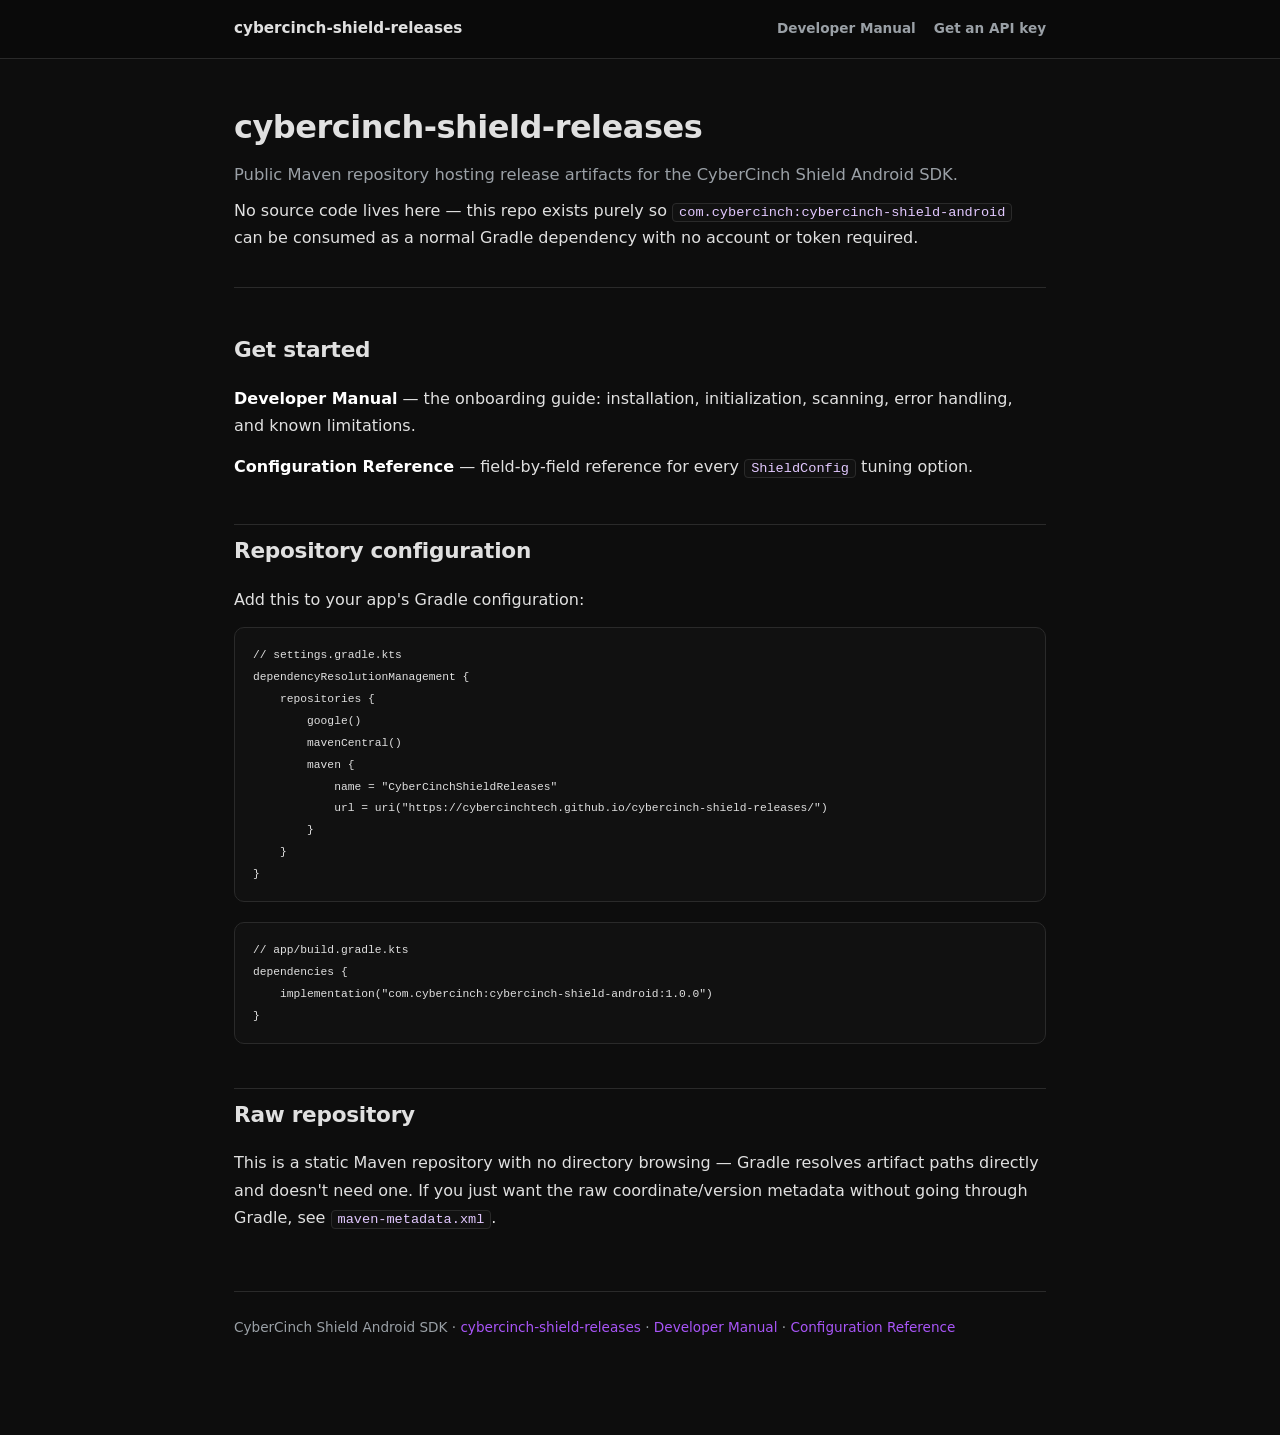
<file: index.html>
<!DOCTYPE html>
<html lang="en">
<head>
<meta charset="UTF-8">
<meta name="viewport" content="width=device-width, initial-scale=1.0">
<title>cybercinch-shield-releases</title>
<meta name="description" content="Public Maven repository hosting release artifacts for the CyberCinch Shield Android SDK.">
<link rel="stylesheet" href="guide/guide.css">
</head>
<body>

<div class="topbar">
  <div class="topbar-inner">
    <a class="brand" href="./">cybercinch-shield-releases</a>
    <div class="links">
      <a href="guide/index.html">Developer Manual</a>
      <a href="https://tools.cybercinch.in/sdk">Get an API key</a>
    </div>
  </div>
</div>

<div class="wrap">

<h1>cybercinch-shield-releases</h1>
<p class="lede">Public Maven repository hosting release artifacts for the CyberCinch Shield Android SDK.</p>
<p>No source code lives here — this repo exists purely so <code>com.cybercinch:cybercinch-shield-android</code> can be consumed as a normal Gradle dependency with no account or token required.</p>

<hr>

<h2>Get started</h2>
<p><a href="guide/index.html"><strong>Developer Manual</strong></a> — the onboarding guide: installation, initialization, scanning, error handling, and known limitations.</p>
<p><a href="guide/configuration.html"><strong>Configuration Reference</strong></a> — field-by-field reference for every <code>ShieldConfig</code> tuning option.</p>

<h2>Repository configuration</h2>
<p>Add this to your app's Gradle configuration:</p>
<pre><code>// settings.gradle.kts
dependencyResolutionManagement {
    repositories {
        google()
        mavenCentral()
        maven {
            name = "CyberCinchShieldReleases"
            url = uri("https://cybercinchtech.github.io/cybercinch-shield-releases/")
        }
    }
}</code></pre>
<pre><code>// app/build.gradle.kts
dependencies {
    implementation("com.cybercinch:cybercinch-shield-android:1.0.0")
}</code></pre>

<h2>Raw repository</h2>
<p>This is a static Maven repository with no directory browsing — Gradle resolves artifact paths directly and doesn't need one. If you just want the raw coordinate/version metadata without going through Gradle, see <a href="com/cybercinch/cybercinch-shield-android/maven-metadata.xml"><code>maven-metadata.xml</code></a>.</p>

<footer class="page-footer">
  CyberCinch Shield Android SDK · <a href="./">cybercinch-shield-releases</a> · <a href="guide/index.html">Developer Manual</a> · <a href="guide/configuration.html">Configuration Reference</a>
</footer>

</div>
</body>
</html>
</file>
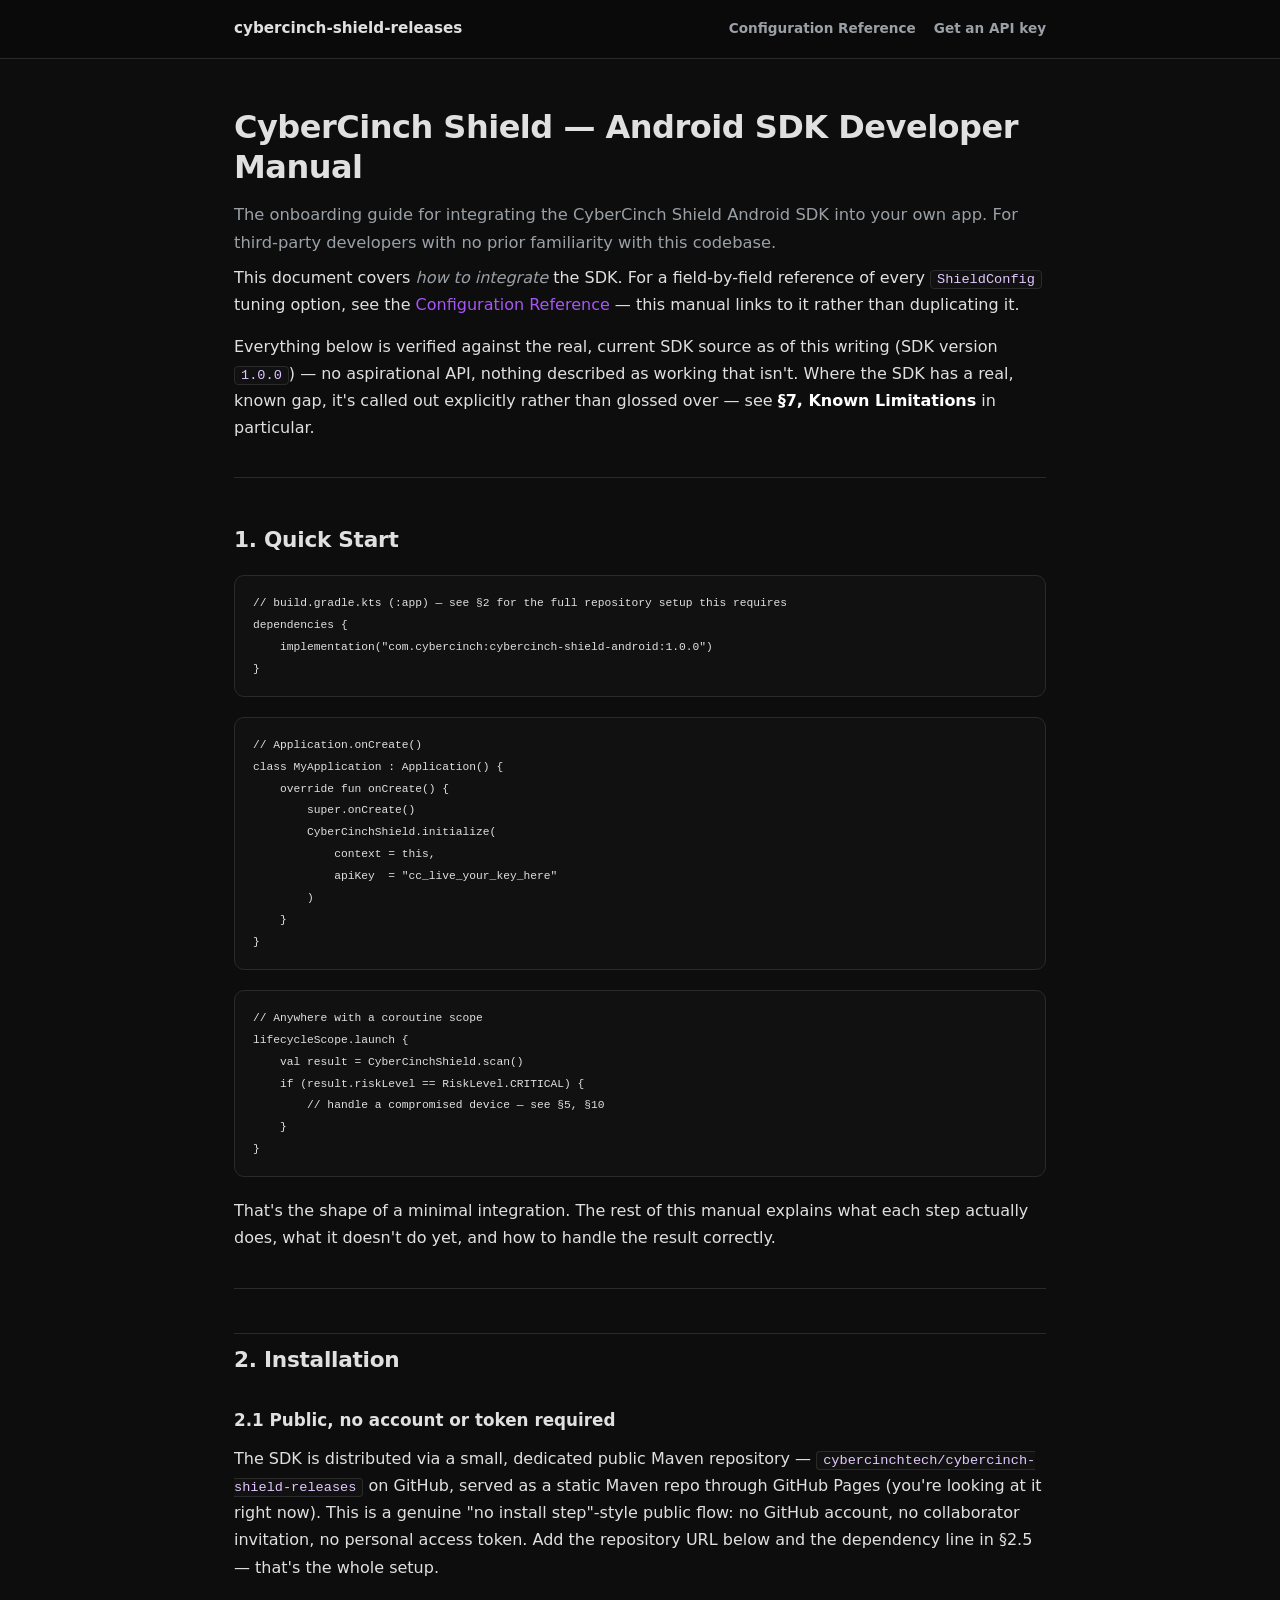
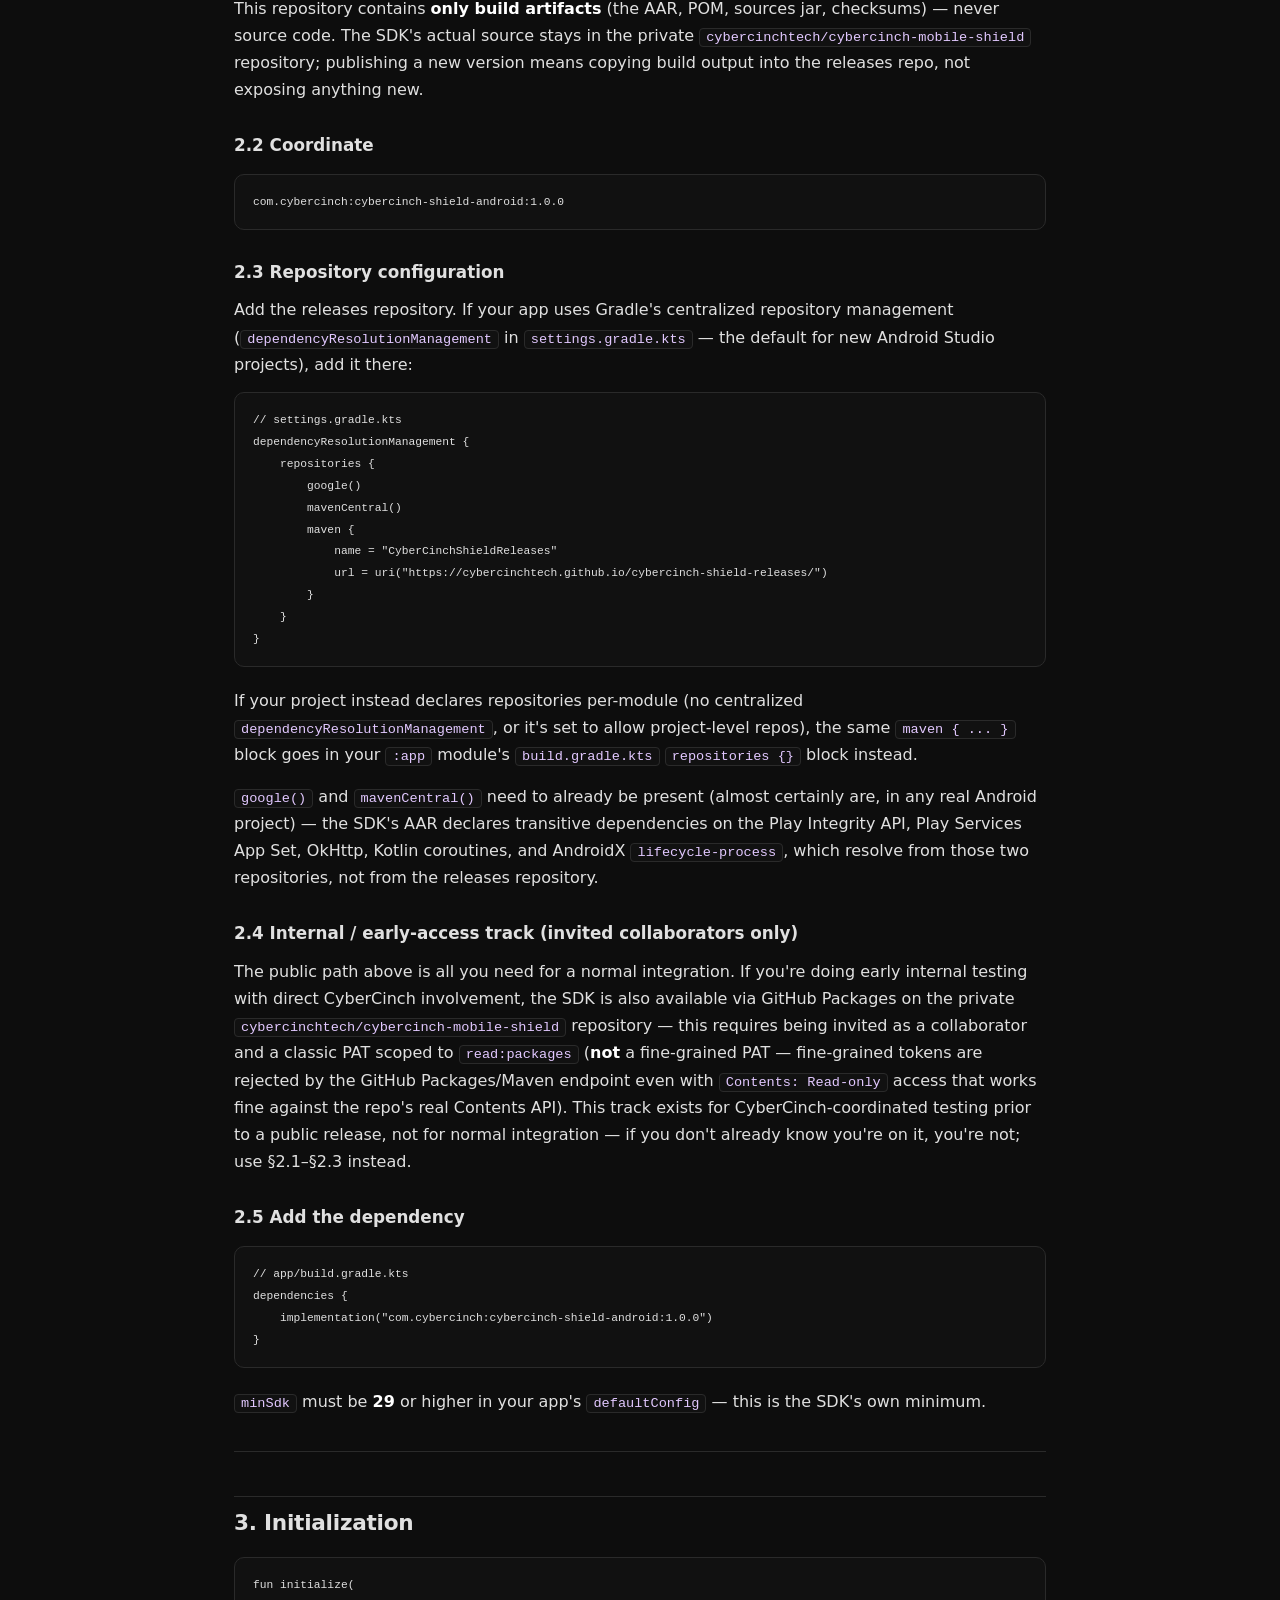
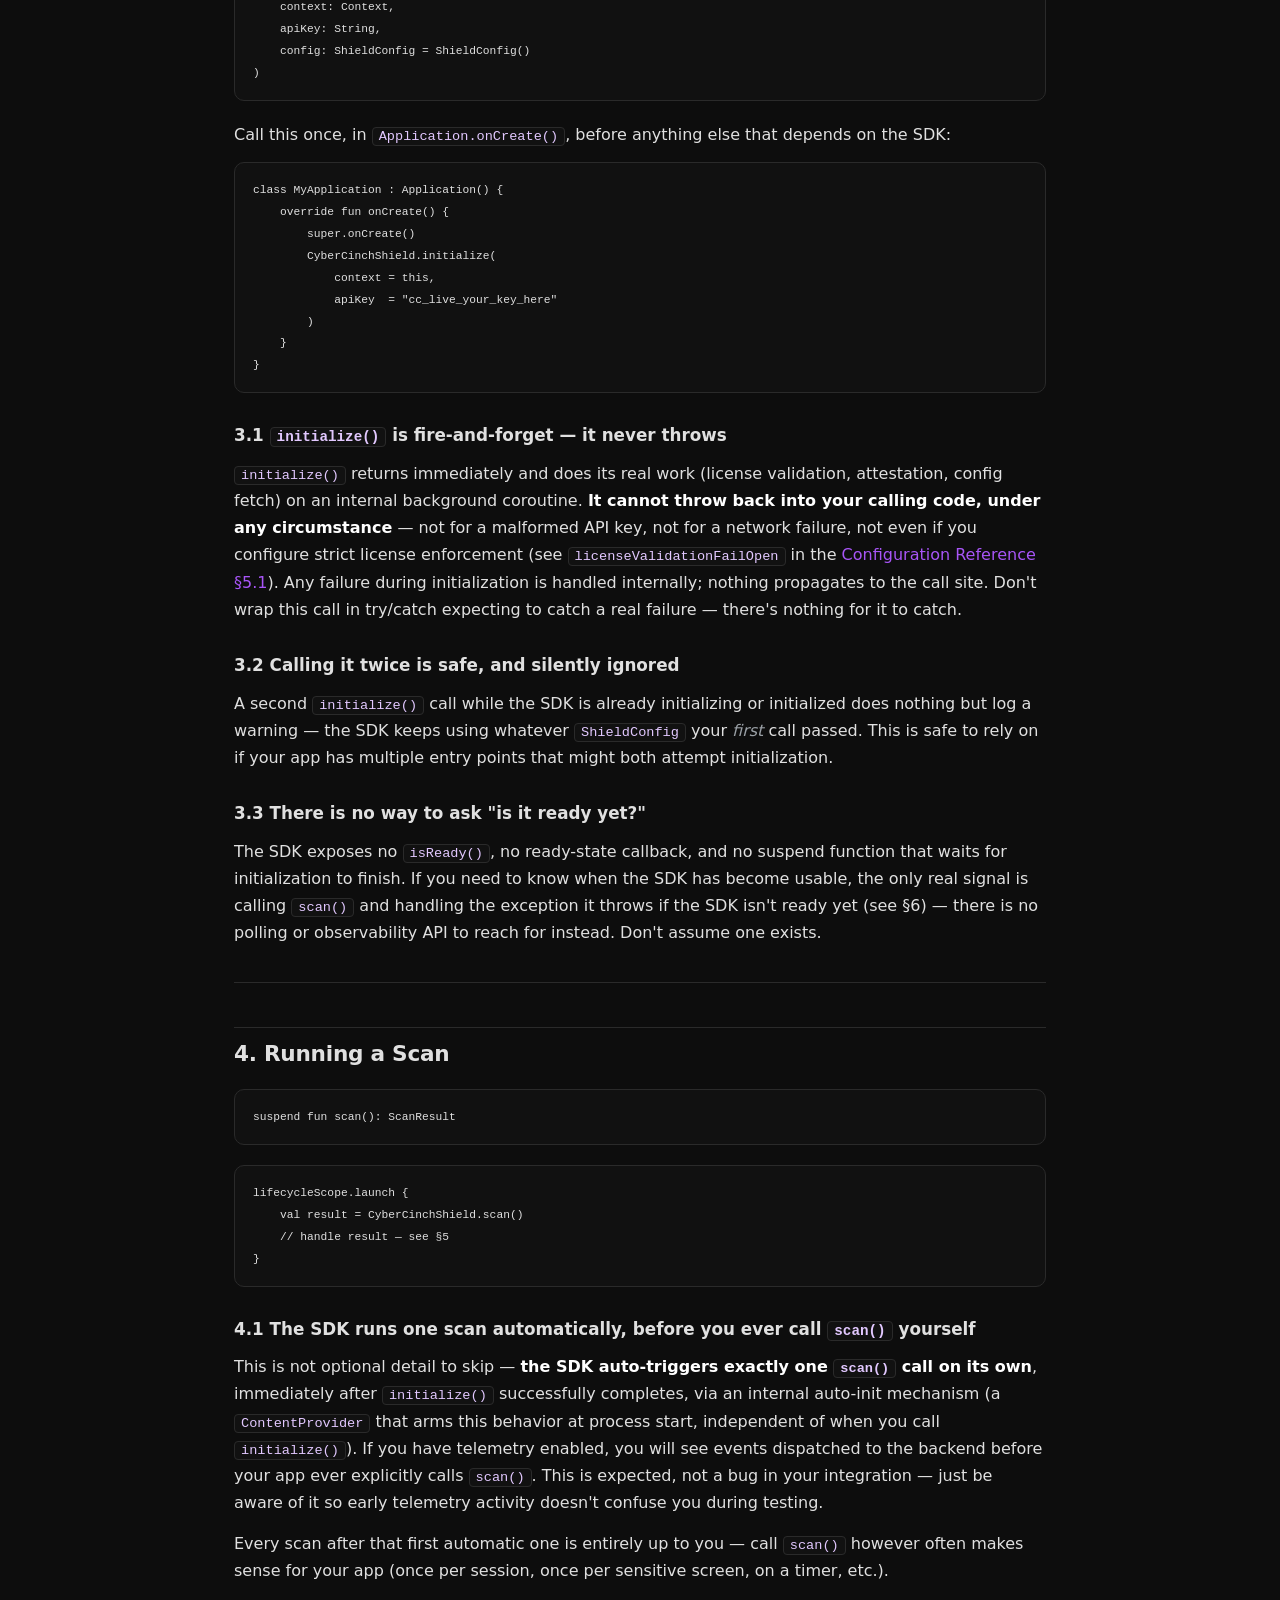
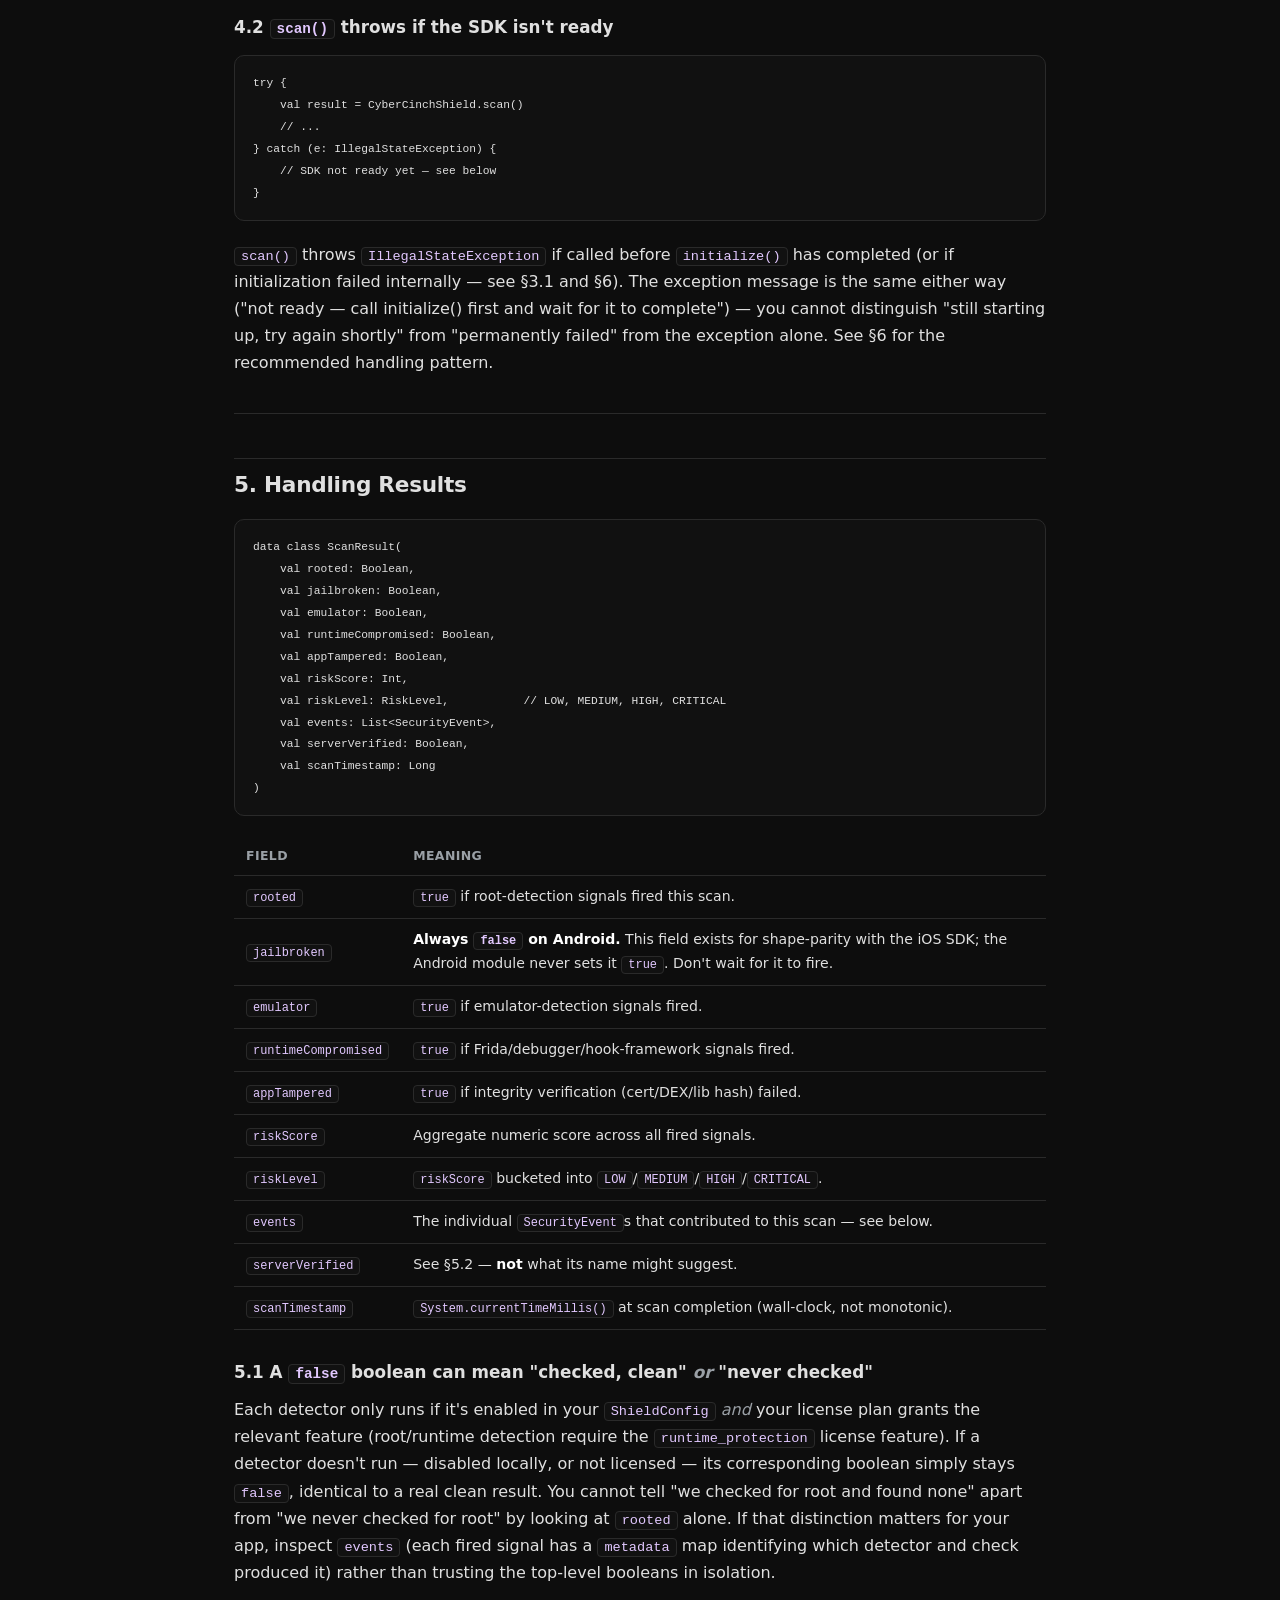
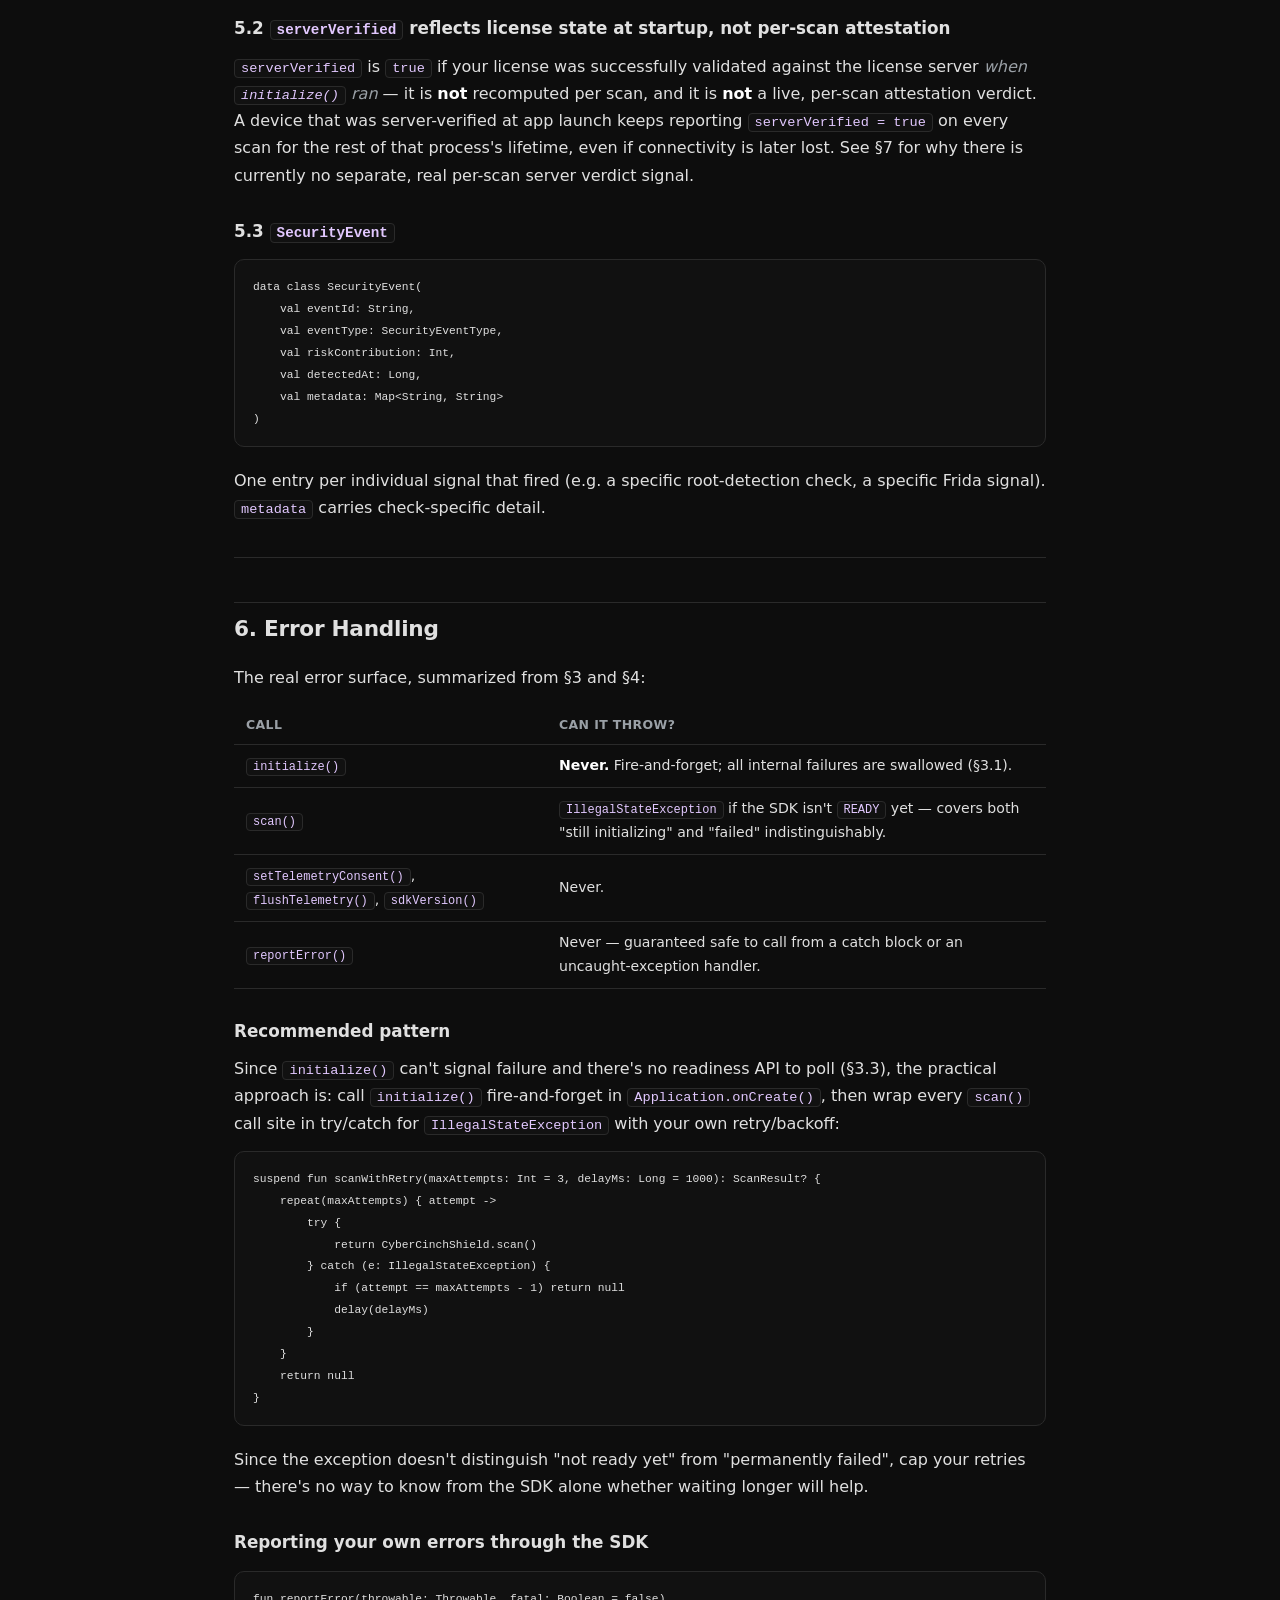
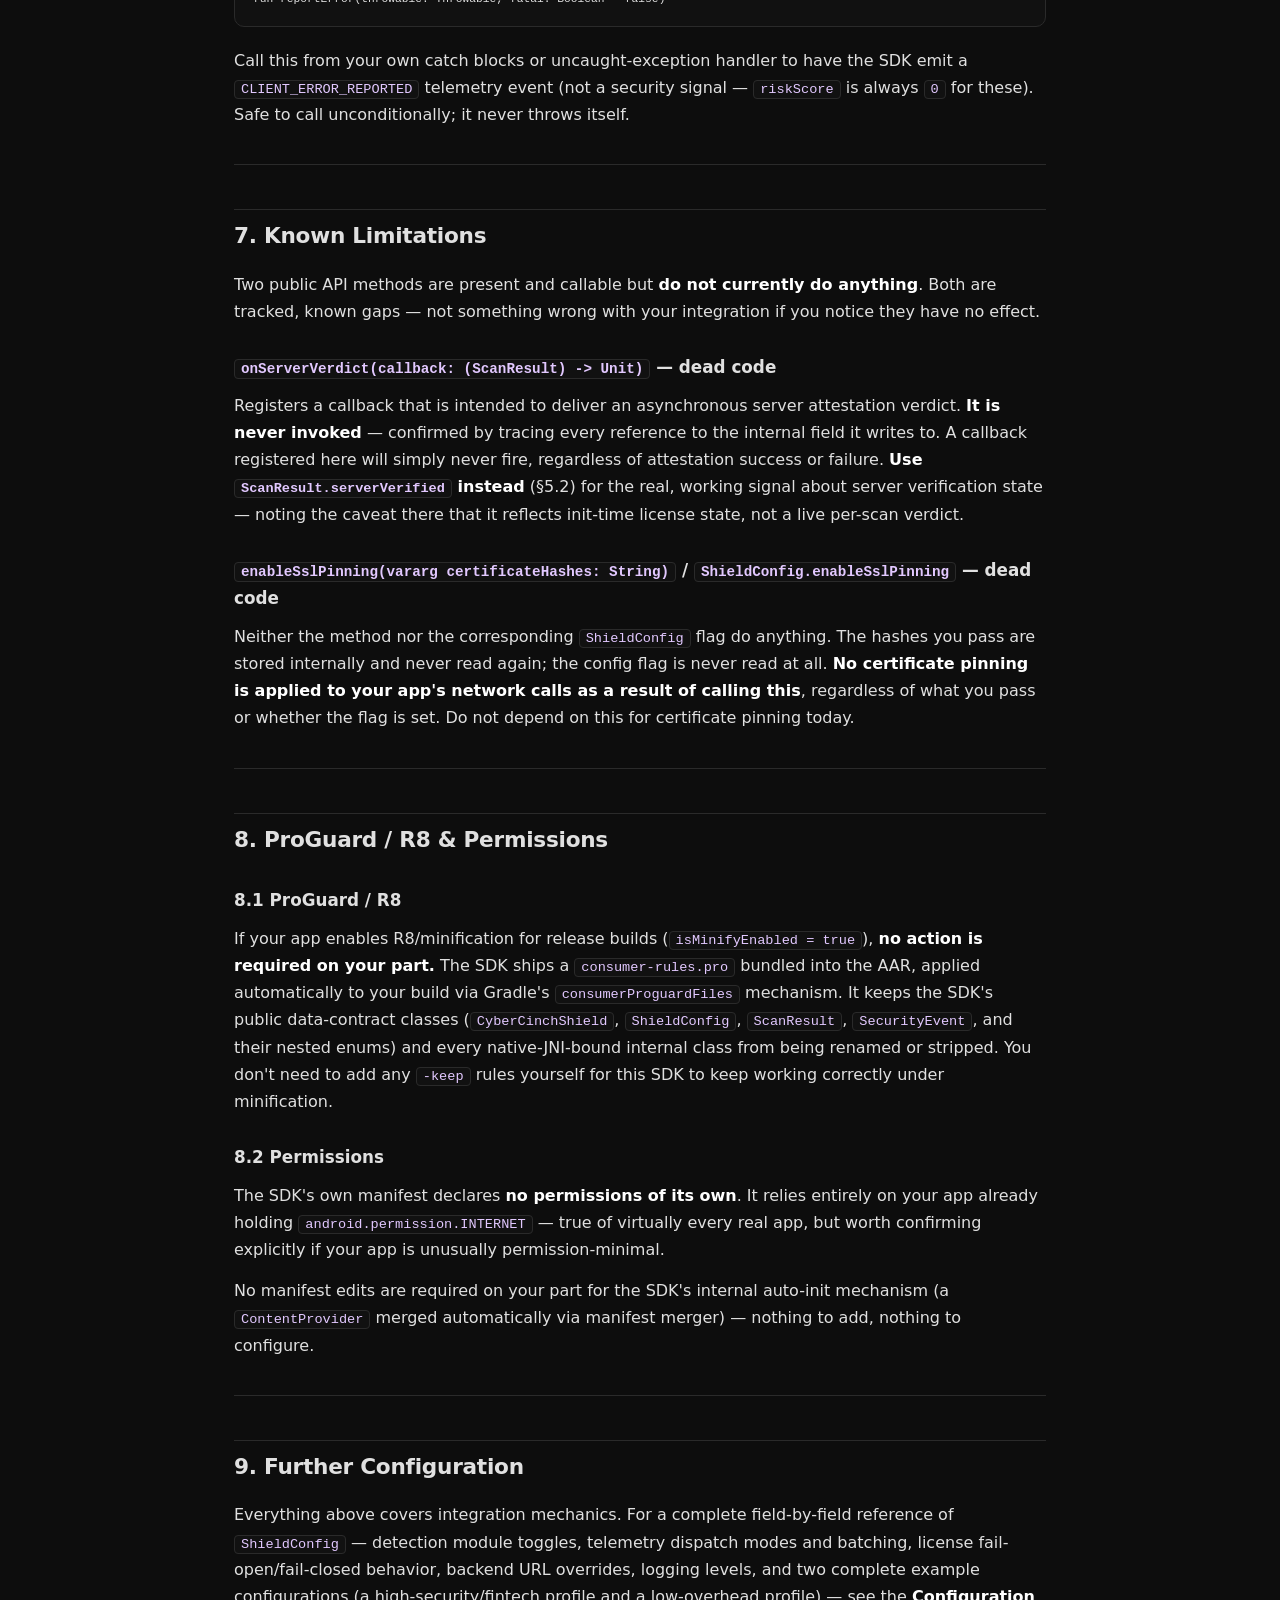
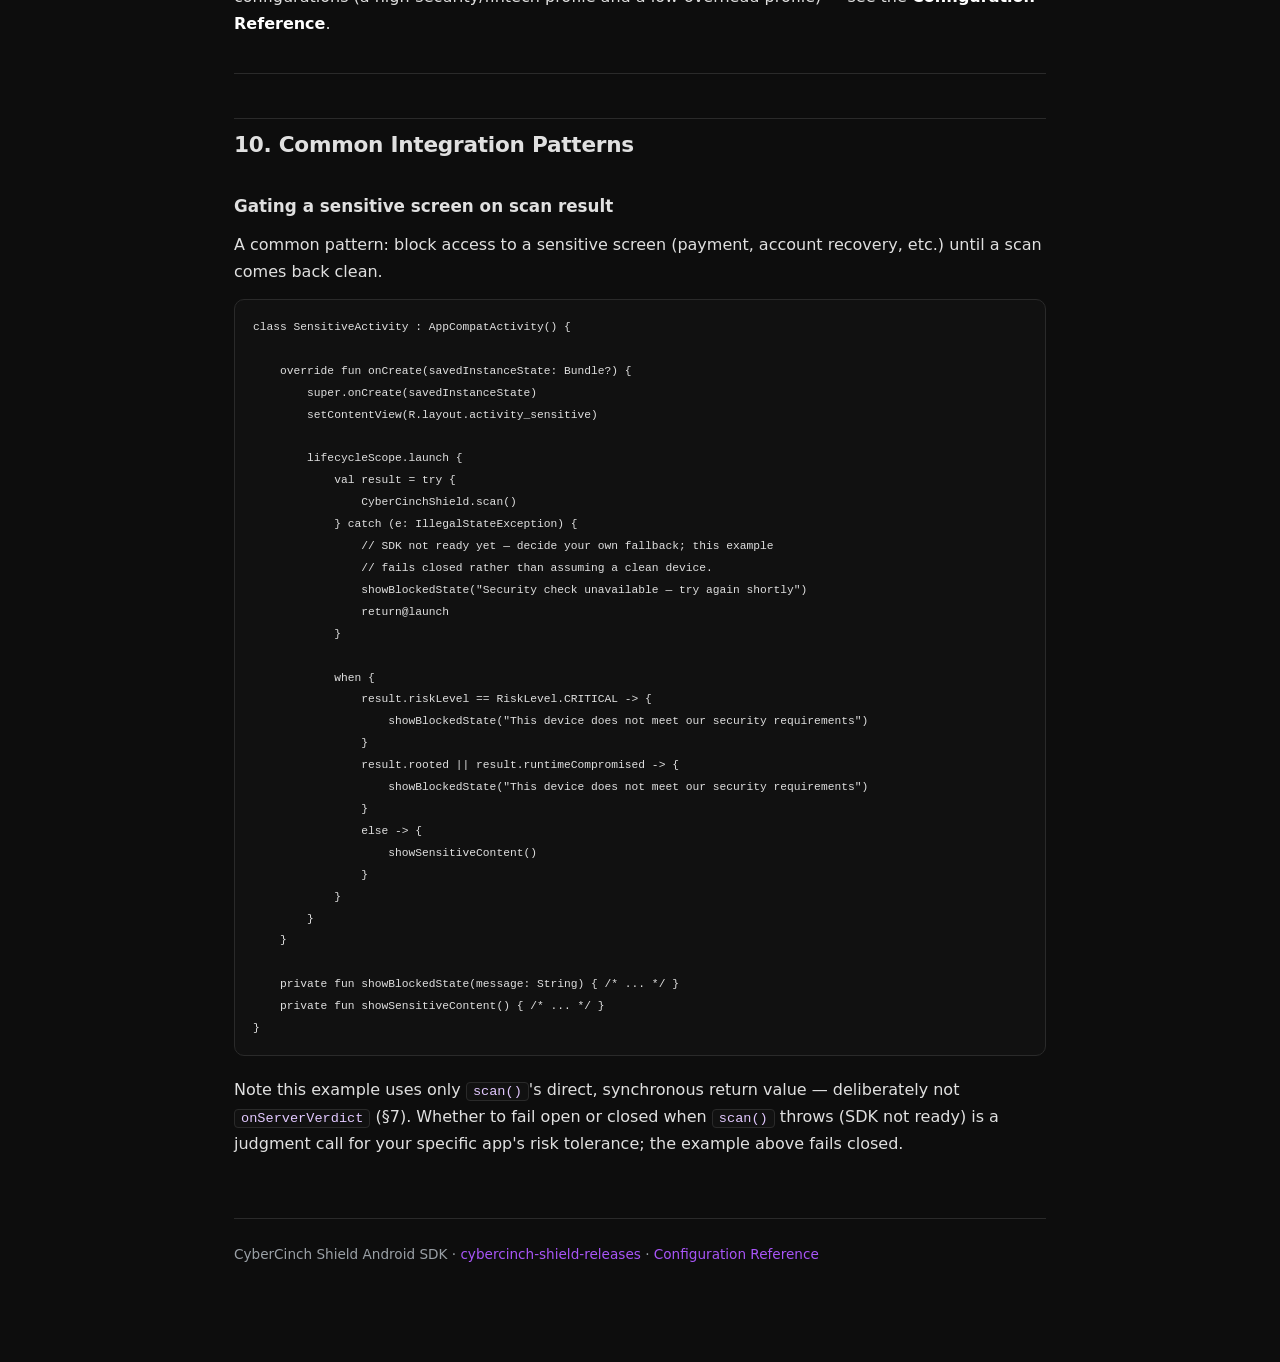
<file: guide/index.html>
<!DOCTYPE html>
<html lang="en">
<head>
<meta charset="UTF-8">
<meta name="viewport" content="width=device-width, initial-scale=1.0">
<title>CyberCinch Shield — Android SDK Developer Manual</title>
<meta name="description" content="Onboarding guide for integrating the CyberCinch Shield Android SDK: installation, initialization, scanning, error handling, and known limitations.">
<link rel="stylesheet" href="guide.css">
</head>
<body>

<div class="topbar">
  <div class="topbar-inner">
    <a class="brand" href="../">cybercinch-shield-releases</a>
    <div class="links">
      <a href="configuration.html">Configuration Reference</a>
      <a href="https://tools.cybercinch.in/sdk">Get an API key</a>
    </div>
  </div>
</div>

<div class="wrap">

<h1>CyberCinch Shield — Android SDK Developer Manual</h1>
<p class="lede">The onboarding guide for integrating the CyberCinch Shield Android SDK into your own app. For third-party developers with no prior familiarity with this codebase.</p>
<p>This document covers <em>how to integrate</em> the SDK. For a field-by-field reference of every <code>ShieldConfig</code> tuning option, see the <a href="configuration.html">Configuration Reference</a> — this manual links to it rather than duplicating it.</p>
<p>Everything below is verified against the real, current SDK source as of this writing (SDK version <code>1.0.0</code>) — no aspirational API, nothing described as working that isn't. Where the SDK has a real, known gap, it's called out explicitly rather than glossed over — see <strong>§7, Known Limitations</strong> in particular.</p>

<hr>

<h2 id="1-quick-start">1. Quick Start</h2>
<pre><code>// build.gradle.kts (:app) — see §2 for the full repository setup this requires
dependencies {
    implementation("com.cybercinch:cybercinch-shield-android:1.0.0")
}</code></pre>
<pre><code>// Application.onCreate()
class MyApplication : Application() {
    override fun onCreate() {
        super.onCreate()
        CyberCinchShield.initialize(
            context = this,
            apiKey  = "cc_live_your_key_here"
        )
    }
}</code></pre>
<pre><code>// Anywhere with a coroutine scope
lifecycleScope.launch {
    val result = CyberCinchShield.scan()
    if (result.riskLevel == RiskLevel.CRITICAL) {
        // handle a compromised device — see §5, §10
    }
}</code></pre>
<p>That's the shape of a minimal integration. The rest of this manual explains what each step actually does, what it doesn't do yet, and how to handle the result correctly.</p>

<hr>

<h2 id="2-installation">2. Installation</h2>

<h3>2.1 Public, no account or token required</h3>
<p>The SDK is distributed via a small, dedicated public Maven repository — <code>cybercinchtech/cybercinch-shield-releases</code> on GitHub, served as a static Maven repo through GitHub Pages (you're looking at it right now). This is a genuine "no install step"-style public flow: no GitHub account, no collaborator invitation, no personal access token. Add the repository URL below and the dependency line in §2.5 — that's the whole setup.</p>
<p>This repository contains <strong>only build artifacts</strong> (the AAR, POM, sources jar, checksums) — never source code. The SDK's actual source stays in the private <code>cybercinchtech/cybercinch-mobile-shield</code> repository; publishing a new version means copying build output into the releases repo, not exposing anything new.</p>

<h3>2.2 Coordinate</h3>
<pre><code>com.cybercinch:cybercinch-shield-android:1.0.0</code></pre>

<h3>2.3 Repository configuration</h3>
<p>Add the releases repository. If your app uses Gradle's centralized repository management (<code>dependencyResolutionManagement</code> in <code>settings.gradle.kts</code> — the default for new Android Studio projects), add it there:</p>
<pre><code>// settings.gradle.kts
dependencyResolutionManagement {
    repositories {
        google()
        mavenCentral()
        maven {
            name = "CyberCinchShieldReleases"
            url = uri("https://cybercinchtech.github.io/cybercinch-shield-releases/")
        }
    }
}</code></pre>
<p>If your project instead declares repositories per-module (no centralized <code>dependencyResolutionManagement</code>, or it's set to allow project-level repos), the same <code>maven { ... }</code> block goes in your <code>:app</code> module's <code>build.gradle.kts</code> <code>repositories {}</code> block instead.</p>
<p><code>google()</code> and <code>mavenCentral()</code> need to already be present (almost certainly are, in any real Android project) — the SDK's AAR declares transitive dependencies on the Play Integrity API, Play Services App Set, OkHttp, Kotlin coroutines, and AndroidX <code>lifecycle-process</code>, which resolve from those two repositories, not from the releases repository.</p>

<h3>2.4 Internal / early-access track (invited collaborators only)</h3>
<p>The public path above is all you need for a normal integration. If you're doing early internal testing with direct CyberCinch involvement, the SDK is also available via GitHub Packages on the private <code>cybercinchtech/cybercinch-mobile-shield</code> repository — this requires being invited as a collaborator and a classic PAT scoped to <code>read:packages</code> (<strong>not</strong> a fine-grained PAT — fine-grained tokens are rejected by the GitHub Packages/Maven endpoint even with <code>Contents: Read-only</code> access that works fine against the repo's real Contents API). This track exists for CyberCinch-coordinated testing prior to a public release, not for normal integration — if you don't already know you're on it, you're not; use §2.1–§2.3 instead.</p>

<h3>2.5 Add the dependency</h3>
<pre><code>// app/build.gradle.kts
dependencies {
    implementation("com.cybercinch:cybercinch-shield-android:1.0.0")
}</code></pre>
<p><code>minSdk</code> must be <strong>29</strong> or higher in your app's <code>defaultConfig</code> — this is the SDK's own minimum.</p>

<hr>

<h2 id="3-initialization">3. Initialization</h2>
<pre><code>fun initialize(
    context: Context,
    apiKey: String,
    config: ShieldConfig = ShieldConfig()
)</code></pre>
<p>Call this once, in <code>Application.onCreate()</code>, before anything else that depends on the SDK:</p>
<pre><code>class MyApplication : Application() {
    override fun onCreate() {
        super.onCreate()
        CyberCinchShield.initialize(
            context = this,
            apiKey  = "cc_live_your_key_here"
        )
    }
}</code></pre>

<h3>3.1 <code>initialize()</code> is fire-and-forget — it never throws</h3>
<p><code>initialize()</code> returns immediately and does its real work (license validation, attestation, config fetch) on an internal background coroutine. <strong>It cannot throw back into your calling code, under any circumstance</strong> — not for a malformed API key, not for a network failure, not even if you configure strict license enforcement (see <code>licenseValidationFailOpen</code> in the <a href="configuration.html#5-license-validation-behaviour">Configuration Reference §5.1</a>). Any failure during initialization is handled internally; nothing propagates to the call site. Don't wrap this call in try/catch expecting to catch a real failure — there's nothing for it to catch.</p>

<h3>3.2 Calling it twice is safe, and silently ignored</h3>
<p>A second <code>initialize()</code> call while the SDK is already initializing or initialized does nothing but log a warning — the SDK keeps using whatever <code>ShieldConfig</code> your <em>first</em> call passed. This is safe to rely on if your app has multiple entry points that might both attempt initialization.</p>

<h3>3.3 There is no way to ask "is it ready yet?"</h3>
<p>The SDK exposes no <code>isReady()</code>, no ready-state callback, and no suspend function that waits for initialization to finish. If you need to know when the SDK has become usable, the only real signal is calling <code>scan()</code> and handling the exception it throws if the SDK isn't ready yet (see §6) — there is no polling or observability API to reach for instead. Don't assume one exists.</p>

<hr>

<h2 id="4-running-a-scan">4. Running a Scan</h2>
<pre><code>suspend fun scan(): ScanResult</code></pre>
<pre><code>lifecycleScope.launch {
    val result = CyberCinchShield.scan()
    // handle result — see §5
}</code></pre>

<h3>4.1 The SDK runs one scan automatically, before you ever call <code>scan()</code> yourself</h3>
<p>This is not optional detail to skip — <strong>the SDK auto-triggers exactly one <code>scan()</code> call on its own</strong>, immediately after <code>initialize()</code> successfully completes, via an internal auto-init mechanism (a <code>ContentProvider</code> that arms this behavior at process start, independent of when you call <code>initialize()</code>). If you have telemetry enabled, you will see events dispatched to the backend before your app ever explicitly calls <code>scan()</code>. This is expected, not a bug in your integration — just be aware of it so early telemetry activity doesn't confuse you during testing.</p>
<p>Every scan after that first automatic one is entirely up to you — call <code>scan()</code> however often makes sense for your app (once per session, once per sensitive screen, on a timer, etc.).</p>

<h3>4.2 <code>scan()</code> throws if the SDK isn't ready</h3>
<pre><code>try {
    val result = CyberCinchShield.scan()
    // ...
} catch (e: IllegalStateException) {
    // SDK not ready yet — see below
}</code></pre>
<p><code>scan()</code> throws <code>IllegalStateException</code> if called before <code>initialize()</code> has completed (or if initialization failed internally — see §3.1 and §6). The exception message is the same either way ("not ready — call initialize() first and wait for it to complete") — you cannot distinguish "still starting up, try again shortly" from "permanently failed" from the exception alone. See §6 for the recommended handling pattern.</p>

<hr>

<h2 id="5-handling-results">5. Handling Results</h2>
<pre><code>data class ScanResult(
    val rooted: Boolean,
    val jailbroken: Boolean,
    val emulator: Boolean,
    val runtimeCompromised: Boolean,
    val appTampered: Boolean,
    val riskScore: Int,
    val riskLevel: RiskLevel,           // LOW, MEDIUM, HIGH, CRITICAL
    val events: List&lt;SecurityEvent&gt;,
    val serverVerified: Boolean,
    val scanTimestamp: Long
)</code></pre>

<table>
<tr><th>Field</th><th>Meaning</th></tr>
<tr><td><code>rooted</code></td><td><code>true</code> if root-detection signals fired this scan.</td></tr>
<tr><td><code>jailbroken</code></td><td><strong>Always <code>false</code> on Android.</strong> This field exists for shape-parity with the iOS SDK; the Android module never sets it <code>true</code>. Don't wait for it to fire.</td></tr>
<tr><td><code>emulator</code></td><td><code>true</code> if emulator-detection signals fired.</td></tr>
<tr><td><code>runtimeCompromised</code></td><td><code>true</code> if Frida/debugger/hook-framework signals fired.</td></tr>
<tr><td><code>appTampered</code></td><td><code>true</code> if integrity verification (cert/DEX/lib hash) failed.</td></tr>
<tr><td><code>riskScore</code></td><td>Aggregate numeric score across all fired signals.</td></tr>
<tr><td><code>riskLevel</code></td><td><code>riskScore</code> bucketed into <code>LOW</code>/<code>MEDIUM</code>/<code>HIGH</code>/<code>CRITICAL</code>.</td></tr>
<tr><td><code>events</code></td><td>The individual <code>SecurityEvent</code>s that contributed to this scan — see below.</td></tr>
<tr><td><code>serverVerified</code></td><td>See §5.2 — <strong>not</strong> what its name might suggest.</td></tr>
<tr><td><code>scanTimestamp</code></td><td><code>System.currentTimeMillis()</code> at scan completion (wall-clock, not monotonic).</td></tr>
</table>

<h3>5.1 A <code>false</code> boolean can mean "checked, clean" <em>or</em> "never checked"</h3>
<p>Each detector only runs if it's enabled in your <code>ShieldConfig</code> <em>and</em> your license plan grants the relevant feature (root/runtime detection require the <code>runtime_protection</code> license feature). If a detector doesn't run — disabled locally, or not licensed — its corresponding boolean simply stays <code>false</code>, identical to a real clean result. You cannot tell "we checked for root and found none" apart from "we never checked for root" by looking at <code>rooted</code> alone. If that distinction matters for your app, inspect <code>events</code> (each fired signal has a <code>metadata</code> map identifying which detector and check produced it) rather than trusting the top-level booleans in isolation.</p>

<h3>5.2 <code>serverVerified</code> reflects license state at startup, not per-scan attestation</h3>
<p><code>serverVerified</code> is <code>true</code> if your license was successfully validated against the license server <em>when <code>initialize()</code> ran</em> — it is <strong>not</strong> recomputed per scan, and it is <strong>not</strong> a live, per-scan attestation verdict. A device that was server-verified at app launch keeps reporting <code>serverVerified = true</code> on every scan for the rest of that process's lifetime, even if connectivity is later lost. See §7 for why there is currently no separate, real per-scan server verdict signal.</p>

<h3>5.3 <code>SecurityEvent</code></h3>
<pre><code>data class SecurityEvent(
    val eventId: String,
    val eventType: SecurityEventType,
    val riskContribution: Int,
    val detectedAt: Long,
    val metadata: Map&lt;String, String&gt;
)</code></pre>
<p>One entry per individual signal that fired (e.g. a specific root-detection check, a specific Frida signal). <code>metadata</code> carries check-specific detail.</p>

<hr>

<h2 id="6-error-handling">6. Error Handling</h2>
<p>The real error surface, summarized from §3 and §4:</p>
<table>
<tr><th>Call</th><th>Can it throw?</th></tr>
<tr><td><code>initialize()</code></td><td><strong>Never.</strong> Fire-and-forget; all internal failures are swallowed (§3.1).</td></tr>
<tr><td><code>scan()</code></td><td><code>IllegalStateException</code> if the SDK isn't <code>READY</code> yet — covers both "still initializing" and "failed" indistinguishably.</td></tr>
<tr><td><code>setTelemetryConsent()</code>, <code>flushTelemetry()</code>, <code>sdkVersion()</code></td><td>Never.</td></tr>
<tr><td><code>reportError()</code></td><td>Never — guaranteed safe to call from a catch block or an uncaught-exception handler.</td></tr>
</table>

<h3>Recommended pattern</h3>
<p>Since <code>initialize()</code> can't signal failure and there's no readiness API to poll (§3.3), the practical approach is: call <code>initialize()</code> fire-and-forget in <code>Application.onCreate()</code>, then wrap every <code>scan()</code> call site in try/catch for <code>IllegalStateException</code> with your own retry/backoff:</p>
<pre><code>suspend fun scanWithRetry(maxAttempts: Int = 3, delayMs: Long = 1000): ScanResult? {
    repeat(maxAttempts) { attempt -&gt;
        try {
            return CyberCinchShield.scan()
        } catch (e: IllegalStateException) {
            if (attempt == maxAttempts - 1) return null
            delay(delayMs)
        }
    }
    return null
}</code></pre>
<p>Since the exception doesn't distinguish "not ready yet" from "permanently failed", cap your retries — there's no way to know from the SDK alone whether waiting longer will help.</p>

<h3>Reporting your own errors through the SDK</h3>
<pre><code>fun reportError(throwable: Throwable, fatal: Boolean = false)</code></pre>
<p>Call this from your own catch blocks or uncaught-exception handler to have the SDK emit a <code>CLIENT_ERROR_REPORTED</code> telemetry event (not a security signal — <code>riskScore</code> is always <code>0</code> for these). Safe to call unconditionally; it never throws itself.</p>

<hr>

<h2 id="7-known-limitations">7. Known Limitations</h2>
<p>Two public API methods are present and callable but <strong>do not currently do anything</strong>. Both are tracked, known gaps — not something wrong with your integration if you notice they have no effect.</p>

<h3><code>onServerVerdict(callback: (ScanResult) -&gt; Unit)</code> — dead code</h3>
<p>Registers a callback that is intended to deliver an asynchronous server attestation verdict. <strong>It is never invoked</strong> — confirmed by tracing every reference to the internal field it writes to. A callback registered here will simply never fire, regardless of attestation success or failure. <strong>Use <code>ScanResult.serverVerified</code> instead</strong> (§5.2) for the real, working signal about server verification state — noting the caveat there that it reflects init-time license state, not a live per-scan verdict.</p>

<h3><code>enableSslPinning(vararg certificateHashes: String)</code> / <code>ShieldConfig.enableSslPinning</code> — dead code</h3>
<p>Neither the method nor the corresponding <code>ShieldConfig</code> flag do anything. The hashes you pass are stored internally and never read again; the config flag is never read at all. <strong>No certificate pinning is applied to your app's network calls as a result of calling this</strong>, regardless of what you pass or whether the flag is set. Do not depend on this for certificate pinning today.</p>

<hr>

<h2 id="8-proguard-r8-permissions">8. ProGuard / R8 &amp; Permissions</h2>

<h3>8.1 ProGuard / R8</h3>
<p>If your app enables R8/minification for release builds (<code>isMinifyEnabled = true</code>), <strong>no action is required on your part.</strong> The SDK ships a <code>consumer-rules.pro</code> bundled into the AAR, applied automatically to your build via Gradle's <code>consumerProguardFiles</code> mechanism. It keeps the SDK's public data-contract classes (<code>CyberCinchShield</code>, <code>ShieldConfig</code>, <code>ScanResult</code>, <code>SecurityEvent</code>, and their nested enums) and every native-JNI-bound internal class from being renamed or stripped. You don't need to add any <code>-keep</code> rules yourself for this SDK to keep working correctly under minification.</p>

<h3>8.2 Permissions</h3>
<p>The SDK's own manifest declares <strong>no permissions of its own</strong>. It relies entirely on your app already holding <code>android.permission.INTERNET</code> — true of virtually every real app, but worth confirming explicitly if your app is unusually permission-minimal.</p>
<p>No manifest edits are required on your part for the SDK's internal auto-init mechanism (a <code>ContentProvider</code> merged automatically via manifest merger) — nothing to add, nothing to configure.</p>

<hr>

<h2 id="9-further-configuration">9. Further Configuration</h2>
<p>Everything above covers integration mechanics. For a complete field-by-field reference of <code>ShieldConfig</code> — detection module toggles, telemetry dispatch modes and batching, license fail-open/fail-closed behavior, backend URL overrides, logging levels, and two complete example configurations (a high-security/fintech profile and a low-overhead profile) — see the <a href="configuration.html"><strong>Configuration Reference</strong></a>.</p>

<hr>

<h2 id="10-common-integration-patterns">10. Common Integration Patterns</h2>
<h3>Gating a sensitive screen on scan result</h3>
<p>A common pattern: block access to a sensitive screen (payment, account recovery, etc.) until a scan comes back clean.</p>
<pre><code>class SensitiveActivity : AppCompatActivity() {

    override fun onCreate(savedInstanceState: Bundle?) {
        super.onCreate(savedInstanceState)
        setContentView(R.layout.activity_sensitive)

        lifecycleScope.launch {
            val result = try {
                CyberCinchShield.scan()
            } catch (e: IllegalStateException) {
                // SDK not ready yet — decide your own fallback; this example
                // fails closed rather than assuming a clean device.
                showBlockedState("Security check unavailable — try again shortly")
                return@launch
            }

            when {
                result.riskLevel == RiskLevel.CRITICAL -&gt; {
                    showBlockedState("This device does not meet our security requirements")
                }
                result.rooted || result.runtimeCompromised -&gt; {
                    showBlockedState("This device does not meet our security requirements")
                }
                else -&gt; {
                    showSensitiveContent()
                }
            }
        }
    }

    private fun showBlockedState(message: String) { /* ... */ }
    private fun showSensitiveContent() { /* ... */ }
}</code></pre>
<p>Note this example uses only <code>scan()</code>'s direct, synchronous return value — deliberately not <code>onServerVerdict</code> (§7). Whether to fail open or closed when <code>scan()</code> throws (SDK not ready) is a judgment call for your specific app's risk tolerance; the example above fails closed.</p>

<footer class="page-footer">
  CyberCinch Shield Android SDK · <a href="../">cybercinch-shield-releases</a> · <a href="configuration.html">Configuration Reference</a>
</footer>

</div>
</body>
</html>
</file>
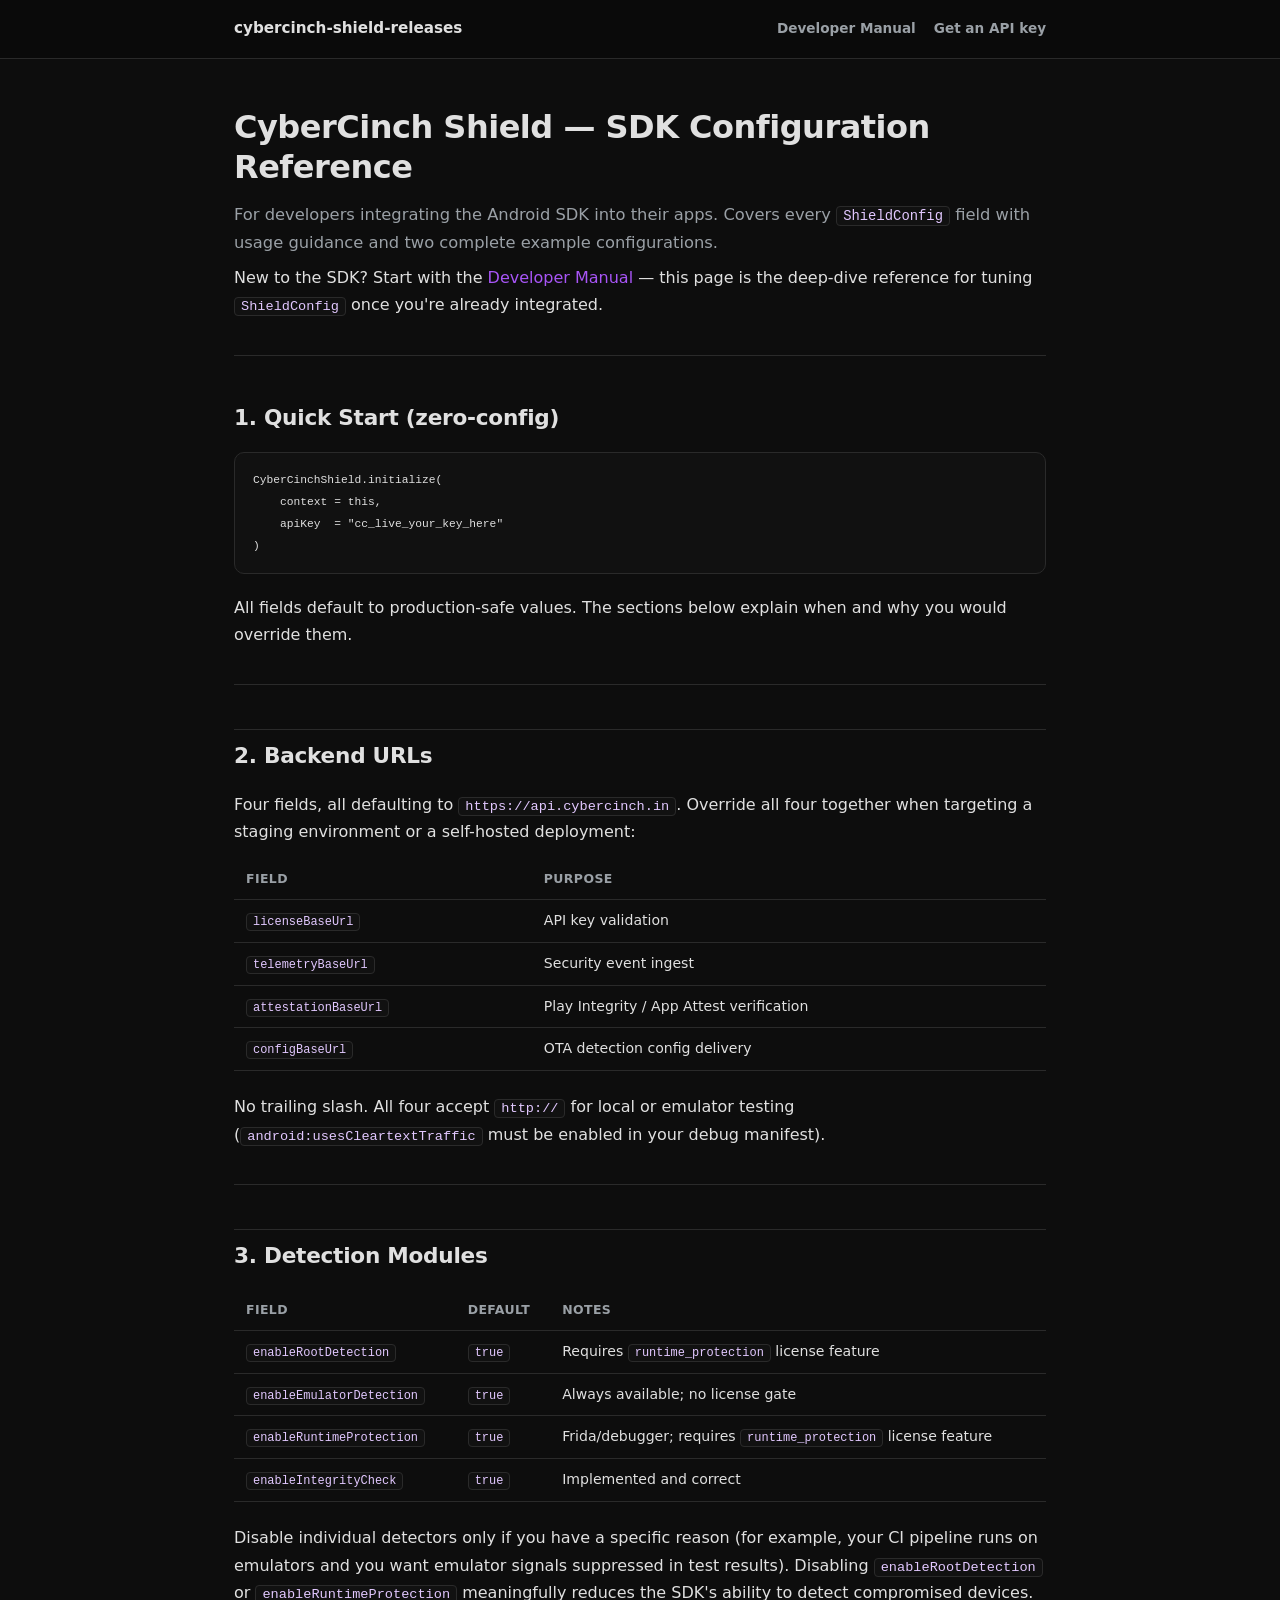
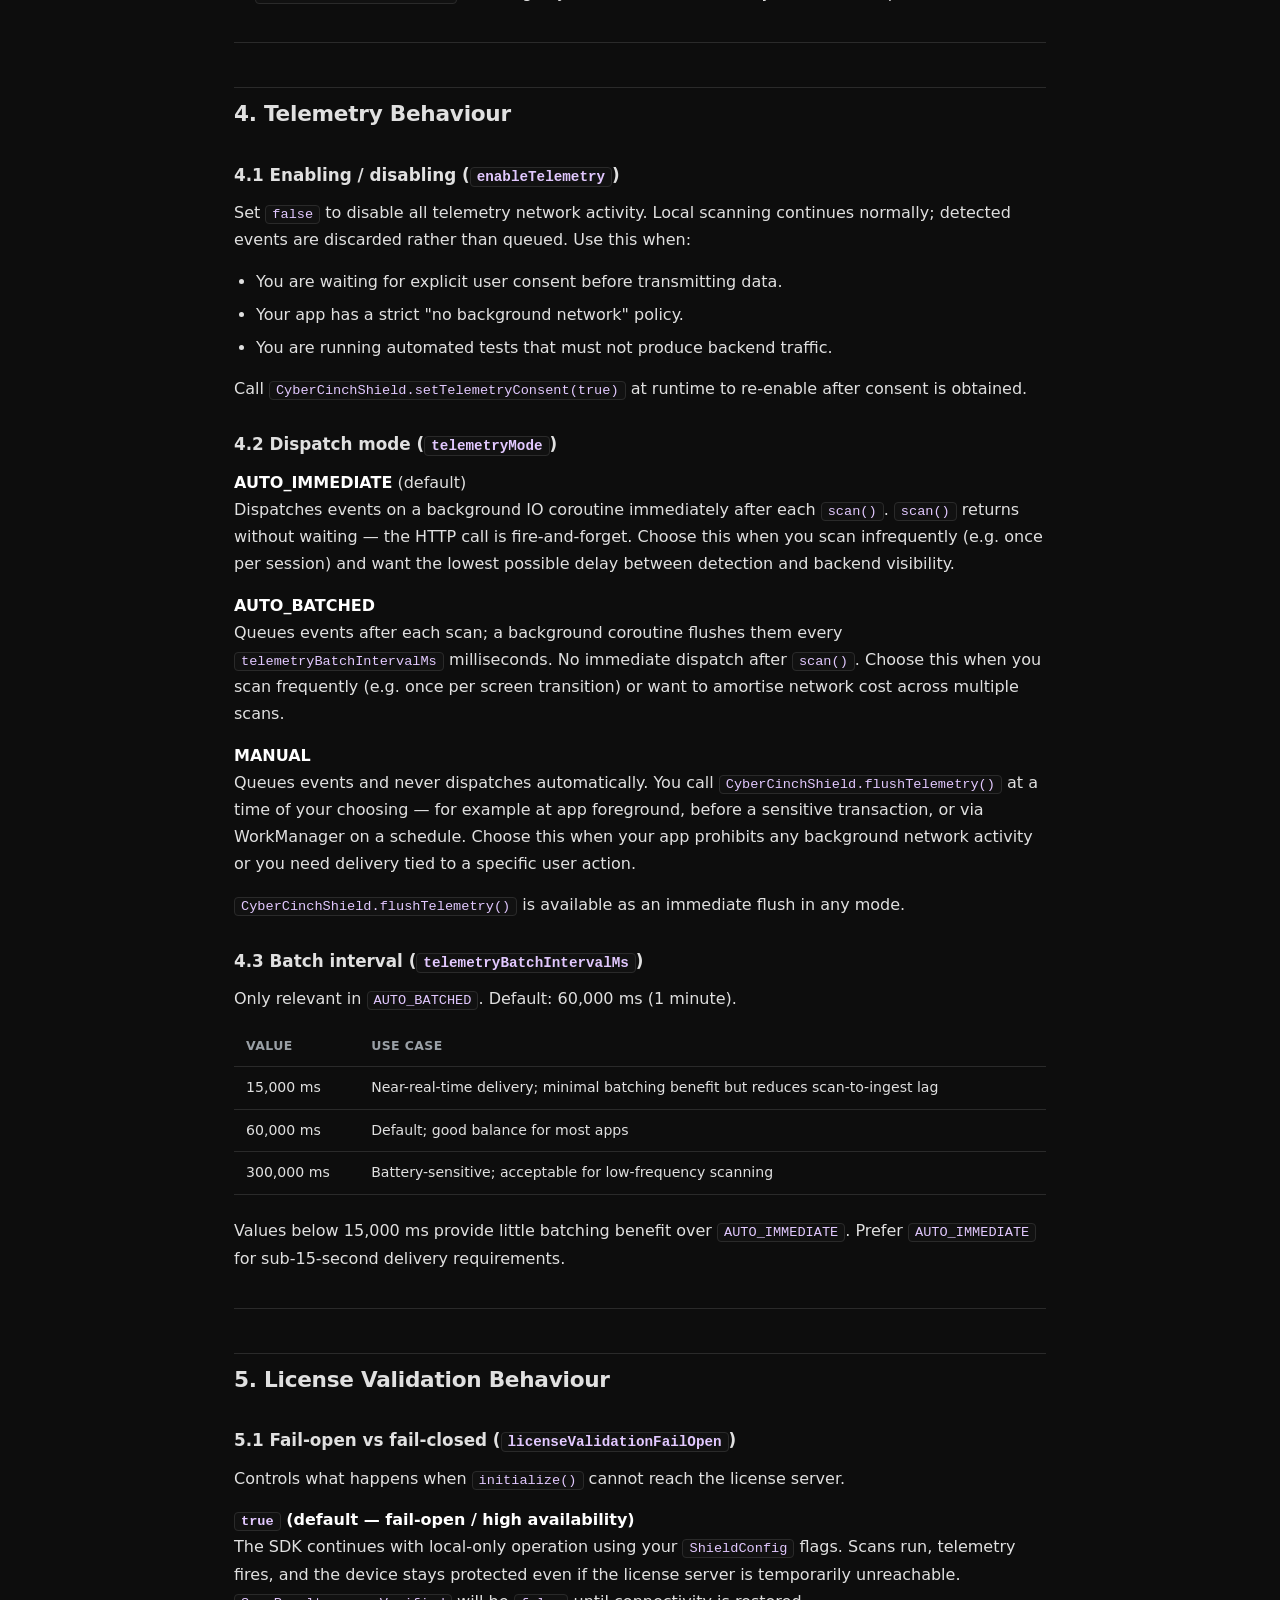
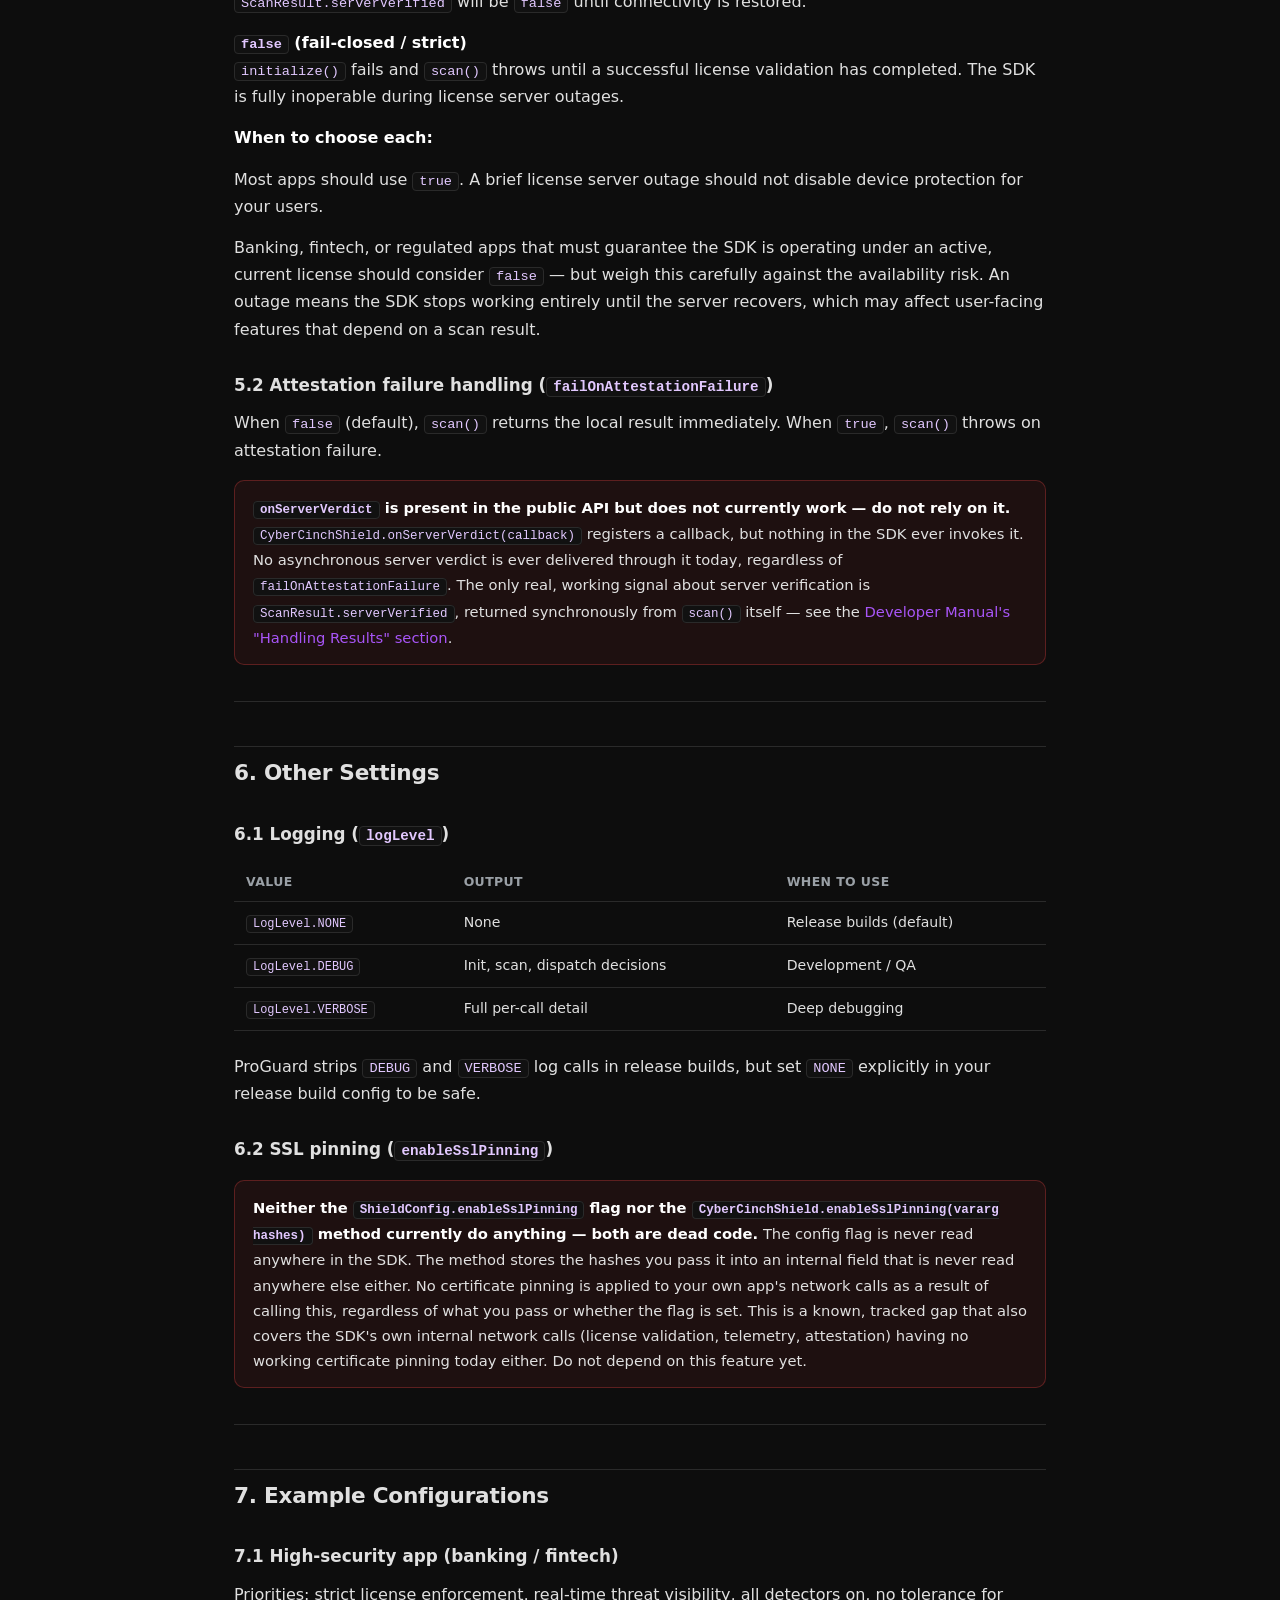
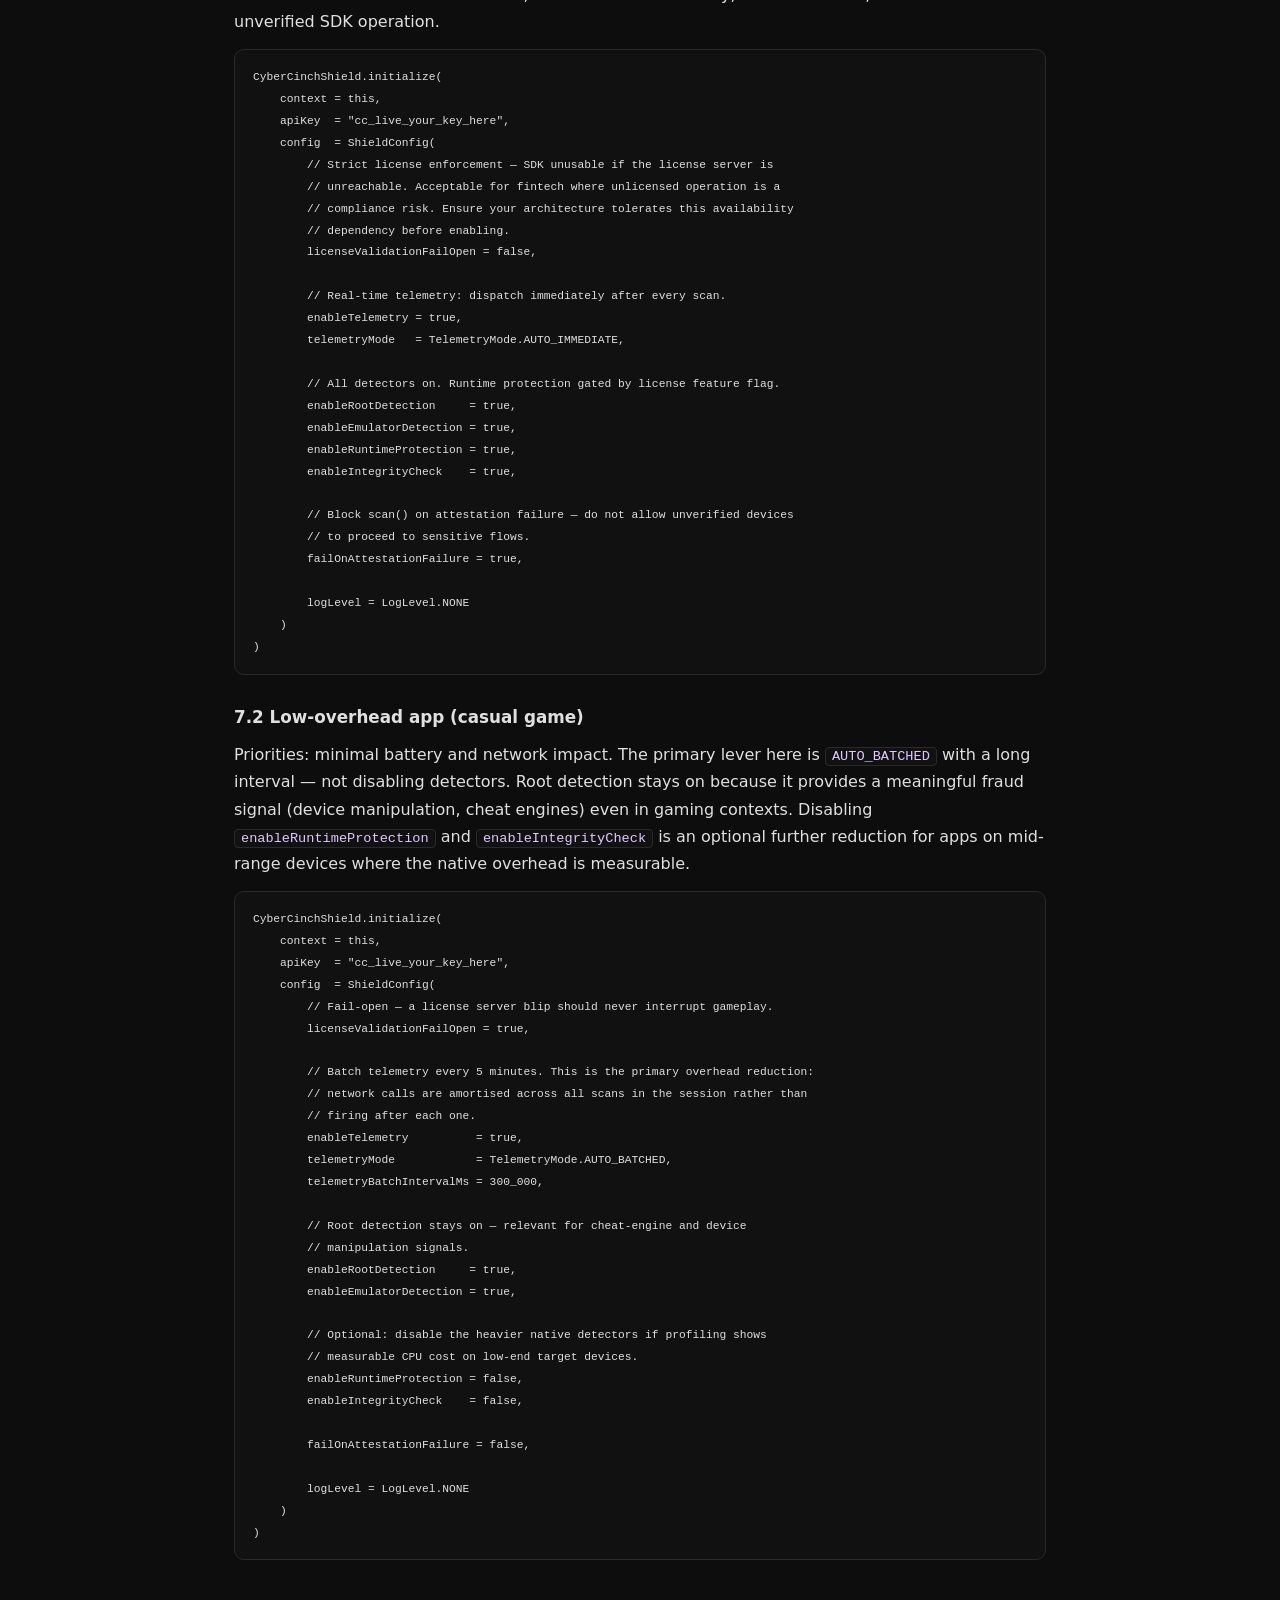
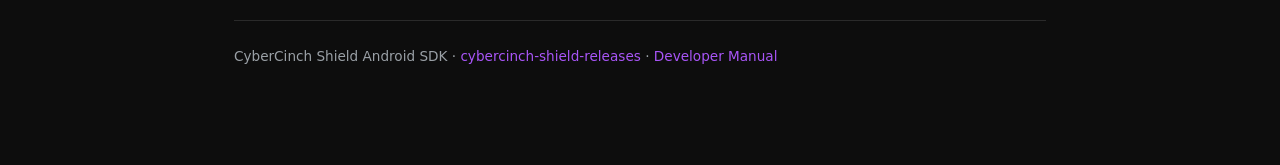
<file: guide/configuration.html>
<!DOCTYPE html>
<html lang="en">
<head>
<meta charset="UTF-8">
<meta name="viewport" content="width=device-width, initial-scale=1.0">
<title>CyberCinch Shield — SDK Configuration Reference</title>
<meta name="description" content="Field-by-field reference for CyberCinch Shield Android SDK's ShieldConfig — detection modules, telemetry, license validation, logging, SSL pinning, and example configurations.">
<link rel="stylesheet" href="guide.css">
</head>
<body>

<div class="topbar">
  <div class="topbar-inner">
    <a class="brand" href="../">cybercinch-shield-releases</a>
    <div class="links">
      <a href="index.html">Developer Manual</a>
      <a href="https://tools.cybercinch.in/sdk">Get an API key</a>
    </div>
  </div>
</div>

<div class="wrap">

<h1>CyberCinch Shield — SDK Configuration Reference</h1>
<p class="lede">For developers integrating the Android SDK into their apps. Covers every <code>ShieldConfig</code> field with usage guidance and two complete example configurations.</p>
<p>New to the SDK? Start with the <a href="index.html">Developer Manual</a> — this page is the deep-dive reference for tuning <code>ShieldConfig</code> once you're already integrated.</p>

<hr>

<h2 id="1-quick-start">1. Quick Start (zero-config)</h2>
<pre><code>CyberCinchShield.initialize(
    context = this,
    apiKey  = "cc_live_your_key_here"
)</code></pre>
<p>All fields default to production-safe values. The sections below explain when and why you would override them.</p>

<hr>

<h2 id="2-backend-urls">2. Backend URLs</h2>
<p>Four fields, all defaulting to <code>https://api.cybercinch.in</code>. Override all four together when targeting a staging environment or a self-hosted deployment:</p>
<table>
<tr><th>Field</th><th>Purpose</th></tr>
<tr><td><code>licenseBaseUrl</code></td><td>API key validation</td></tr>
<tr><td><code>telemetryBaseUrl</code></td><td>Security event ingest</td></tr>
<tr><td><code>attestationBaseUrl</code></td><td>Play Integrity / App Attest verification</td></tr>
<tr><td><code>configBaseUrl</code></td><td>OTA detection config delivery</td></tr>
</table>
<p>No trailing slash. All four accept <code>http://</code> for local or emulator testing (<code>android:usesCleartextTraffic</code> must be enabled in your debug manifest).</p>

<hr>

<h2 id="3-detection-modules">3. Detection Modules</h2>
<table>
<tr><th>Field</th><th>Default</th><th>Notes</th></tr>
<tr><td><code>enableRootDetection</code></td><td><code>true</code></td><td>Requires <code>runtime_protection</code> license feature</td></tr>
<tr><td><code>enableEmulatorDetection</code></td><td><code>true</code></td><td>Always available; no license gate</td></tr>
<tr><td><code>enableRuntimeProtection</code></td><td><code>true</code></td><td>Frida/debugger; requires <code>runtime_protection</code> license feature</td></tr>
<tr><td><code>enableIntegrityCheck</code></td><td><code>true</code></td><td>Implemented and correct</td></tr>
</table>
<p>Disable individual detectors only if you have a specific reason (for example, your CI pipeline runs on emulators and you want emulator signals suppressed in test results). Disabling <code>enableRootDetection</code> or <code>enableRuntimeProtection</code> meaningfully reduces the SDK's ability to detect compromised devices.</p>

<hr>

<h2 id="4-telemetry-behaviour">4. Telemetry Behaviour</h2>

<h3>4.1 Enabling / disabling (<code>enableTelemetry</code>)</h3>
<p>Set <code>false</code> to disable all telemetry network activity. Local scanning continues normally; detected events are discarded rather than queued. Use this when:</p>
<ul>
  <li>You are waiting for explicit user consent before transmitting data.</li>
  <li>Your app has a strict "no background network" policy.</li>
  <li>You are running automated tests that must not produce backend traffic.</li>
</ul>
<p>Call <code>CyberCinchShield.setTelemetryConsent(true)</code> at runtime to re-enable after consent is obtained.</p>

<h3>4.2 Dispatch mode (<code>telemetryMode</code>)</h3>
<p><strong>AUTO_IMMEDIATE</strong> (default)<br>Dispatches events on a background IO coroutine immediately after each <code>scan()</code>. <code>scan()</code> returns without waiting — the HTTP call is fire-and-forget. Choose this when you scan infrequently (e.g. once per session) and want the lowest possible delay between detection and backend visibility.</p>
<p><strong>AUTO_BATCHED</strong><br>Queues events after each scan; a background coroutine flushes them every <code>telemetryBatchIntervalMs</code> milliseconds. No immediate dispatch after <code>scan()</code>. Choose this when you scan frequently (e.g. once per screen transition) or want to amortise network cost across multiple scans.</p>
<p><strong>MANUAL</strong><br>Queues events and never dispatches automatically. You call <code>CyberCinchShield.flushTelemetry()</code> at a time of your choosing — for example at app foreground, before a sensitive transaction, or via WorkManager on a schedule. Choose this when your app prohibits any background network activity or you need delivery tied to a specific user action.</p>
<p><code>CyberCinchShield.flushTelemetry()</code> is available as an immediate flush in any mode.</p>

<h3>4.3 Batch interval (<code>telemetryBatchIntervalMs</code>)</h3>
<p>Only relevant in <code>AUTO_BATCHED</code>. Default: 60,000 ms (1 minute).</p>
<table>
<tr><th>Value</th><th>Use case</th></tr>
<tr><td>15,000 ms</td><td>Near-real-time delivery; minimal batching benefit but reduces scan-to-ingest lag</td></tr>
<tr><td>60,000 ms</td><td>Default; good balance for most apps</td></tr>
<tr><td>300,000 ms</td><td>Battery-sensitive; acceptable for low-frequency scanning</td></tr>
</table>
<p>Values below 15,000 ms provide little batching benefit over <code>AUTO_IMMEDIATE</code>. Prefer <code>AUTO_IMMEDIATE</code> for sub-15-second delivery requirements.</p>

<hr>

<h2 id="5-license-validation-behaviour">5. License Validation Behaviour</h2>

<h3>5.1 Fail-open vs fail-closed (<code>licenseValidationFailOpen</code>)</h3>
<p>Controls what happens when <code>initialize()</code> cannot reach the license server.</p>
<p><strong><code>true</code> (default — fail-open / high availability)</strong><br>The SDK continues with local-only operation using your <code>ShieldConfig</code> flags. Scans run, telemetry fires, and the device stays protected even if the license server is temporarily unreachable. <code>ScanResult.serverVerified</code> will be <code>false</code> until connectivity is restored.</p>
<p><strong><code>false</code> (fail-closed / strict)</strong><br><code>initialize()</code> fails and <code>scan()</code> throws until a successful license validation has completed. The SDK is fully inoperable during license server outages.</p>
<p><strong>When to choose each:</strong></p>
<p>Most apps should use <code>true</code>. A brief license server outage should not disable device protection for your users.</p>
<p>Banking, fintech, or regulated apps that must guarantee the SDK is operating under an active, current license should consider <code>false</code> — but weigh this carefully against the availability risk. An outage means the SDK stops working entirely until the server recovers, which may affect user-facing features that depend on a scan result.</p>

<h3>5.2 Attestation failure handling (<code>failOnAttestationFailure</code>)</h3>
<p>When <code>false</code> (default), <code>scan()</code> returns the local result immediately. When <code>true</code>, <code>scan()</code> throws on attestation failure.</p>
<div class="callout warn">
<strong><code>onServerVerdict</code> is present in the public API but does not currently work — do not rely on it.</strong> <code>CyberCinchShield.onServerVerdict(callback)</code> registers a callback, but nothing in the SDK ever invokes it. No asynchronous server verdict is ever delivered through it today, regardless of <code>failOnAttestationFailure</code>. The only real, working signal about server verification is <code>ScanResult.serverVerified</code>, returned synchronously from <code>scan()</code> itself — see the <a href="index.html#5-handling-results">Developer Manual's "Handling Results" section</a>.
</div>

<hr>

<h2 id="6-other-settings">6. Other Settings</h2>

<h3>6.1 Logging (<code>logLevel</code>)</h3>
<table>
<tr><th>Value</th><th>Output</th><th>When to use</th></tr>
<tr><td><code>LogLevel.NONE</code></td><td>None</td><td>Release builds (default)</td></tr>
<tr><td><code>LogLevel.DEBUG</code></td><td>Init, scan, dispatch decisions</td><td>Development / QA</td></tr>
<tr><td><code>LogLevel.VERBOSE</code></td><td>Full per-call detail</td><td>Deep debugging</td></tr>
</table>
<p>ProGuard strips <code>DEBUG</code> and <code>VERBOSE</code> log calls in release builds, but set <code>NONE</code> explicitly in your release build config to be safe.</p>

<h3>6.2 SSL pinning (<code>enableSslPinning</code>)</h3>
<div class="callout warn">
<strong>Neither the <code>ShieldConfig.enableSslPinning</code> flag nor the <code>CyberCinchShield.enableSslPinning(vararg hashes)</code> method currently do anything — both are dead code.</strong> The config flag is never read anywhere in the SDK. The method stores the hashes you pass it into an internal field that is never read anywhere else either. No certificate pinning is applied to your own app's network calls as a result of calling this, regardless of what you pass or whether the flag is set. This is a known, tracked gap that also covers the SDK's own internal network calls (license validation, telemetry, attestation) having no working certificate pinning today either. Do not depend on this feature yet.
</div>

<hr>

<h2 id="7-example-configurations">7. Example Configurations</h2>

<h3>7.1 High-security app (banking / fintech)</h3>
<p>Priorities: strict license enforcement, real-time threat visibility, all detectors on, no tolerance for unverified SDK operation.</p>
<pre><code>CyberCinchShield.initialize(
    context = this,
    apiKey  = "cc_live_your_key_here",
    config  = ShieldConfig(
        // Strict license enforcement — SDK unusable if the license server is
        // unreachable. Acceptable for fintech where unlicensed operation is a
        // compliance risk. Ensure your architecture tolerates this availability
        // dependency before enabling.
        licenseValidationFailOpen = false,

        // Real-time telemetry: dispatch immediately after every scan.
        enableTelemetry = true,
        telemetryMode   = TelemetryMode.AUTO_IMMEDIATE,

        // All detectors on. Runtime protection gated by license feature flag.
        enableRootDetection     = true,
        enableEmulatorDetection = true,
        enableRuntimeProtection = true,
        enableIntegrityCheck    = true,

        // Block scan() on attestation failure — do not allow unverified devices
        // to proceed to sensitive flows.
        failOnAttestationFailure = true,

        logLevel = LogLevel.NONE
    )
)</code></pre>

<h3>7.2 Low-overhead app (casual game)</h3>
<p>Priorities: minimal battery and network impact. The primary lever here is <code>AUTO_BATCHED</code> with a long interval — not disabling detectors. Root detection stays on because it provides a meaningful fraud signal (device manipulation, cheat engines) even in gaming contexts. Disabling <code>enableRuntimeProtection</code> and <code>enableIntegrityCheck</code> is an optional further reduction for apps on mid-range devices where the native overhead is measurable.</p>
<pre><code>CyberCinchShield.initialize(
    context = this,
    apiKey  = "cc_live_your_key_here",
    config  = ShieldConfig(
        // Fail-open — a license server blip should never interrupt gameplay.
        licenseValidationFailOpen = true,

        // Batch telemetry every 5 minutes. This is the primary overhead reduction:
        // network calls are amortised across all scans in the session rather than
        // firing after each one.
        enableTelemetry          = true,
        telemetryMode            = TelemetryMode.AUTO_BATCHED,
        telemetryBatchIntervalMs = 300_000,

        // Root detection stays on — relevant for cheat-engine and device
        // manipulation signals.
        enableRootDetection     = true,
        enableEmulatorDetection = true,

        // Optional: disable the heavier native detectors if profiling shows
        // measurable CPU cost on low-end target devices.
        enableRuntimeProtection = false,
        enableIntegrityCheck    = false,

        failOnAttestationFailure = false,

        logLevel = LogLevel.NONE
    )
)</code></pre>

<footer class="page-footer">
  CyberCinch Shield Android SDK · <a href="../">cybercinch-shield-releases</a> · <a href="index.html">Developer Manual</a>
</footer>

</div>
</body>
</html>
</file>
<file: guide/guide.css>
*,*::before,*::after{box-sizing:border-box;margin:0;padding:0}
:root{
  --bg:#0d0d0d;--surface:#111111;--card:#1a1a1a;--border:#2a2a2a;
  --purple:#a855f7;--pink:#ec4899;--text:#e0e0e0;--muted:#9aa0a6;
  --green:#22c55e;--red:#f87171;
  --gradient:linear-gradient(135deg,#a855f7,#ec4899);
}
html{scroll-behavior:smooth}
body{
  background:var(--bg);color:var(--text);
  font-family:-apple-system,BlinkMacSystemFont,'Segoe UI',Inter,system-ui,sans-serif;
  line-height:1.7;min-height:100vh;-webkit-font-smoothing:antialiased;
}
a{color:var(--purple);text-decoration:none}
a:hover{text-decoration:underline}
.wrap{max-width:860px;margin:0 auto;padding:48px 24px 96px}

.topbar{
  border-bottom:1px solid var(--border);background:rgba(10,10,10,0.9);
  backdrop-filter:blur(10px);position:sticky;top:0;z-index:10;
}
.topbar-inner{
  max-width:860px;margin:0 auto;padding:16px 24px;
  display:flex;align-items:center;justify-content:space-between;flex-wrap:wrap;gap:10px;
}
.topbar a{font-size:0.85rem;color:var(--muted);font-weight:600}
.topbar a.brand{color:var(--text);font-size:0.95rem}
.topbar .links{display:flex;gap:18px;flex-wrap:wrap}

h1{font-size:2rem;font-weight:800;letter-spacing:-0.5px;margin-bottom:14px;line-height:1.25}
h2{
  font-size:1.35rem;font-weight:700;margin:44px 0 16px;padding-top:8px;
  border-top:1px solid var(--border);letter-spacing:-0.25px;
}
h2:first-of-type{border-top:none;padding-top:0}
h3{font-size:1.05rem;font-weight:700;margin:28px 0 10px;color:var(--text)}
p{margin-bottom:14px;color:var(--text)}
.lede{color:var(--muted);font-size:1.02rem;margin-bottom:8px}
ul,ol{margin:0 0 14px 22px}
li{margin-bottom:6px}
strong{color:#fff;font-weight:700}
em{color:var(--muted)}
hr{border:none;border-top:1px solid var(--border);margin:36px 0}

code{
  font-family:'SFMono-Regular',Consolas,'Liberation Mono',Menlo,monospace;
  background:var(--surface);border:1px solid var(--border);border-radius:4px;
  padding:1px 6px;font-size:0.85em;color:#e2c8ff;
}
pre{
  background:var(--surface);border:1px solid var(--border);border-radius:10px;
  padding:16px 18px;overflow-x:auto;margin:14px 0 20px;font-size:0.83rem;line-height:1.65;
}
pre code{background:none;border:none;padding:0;color:var(--text)}

table{width:100%;border-collapse:collapse;margin:14px 0 22px;font-size:0.88rem}
th,td{text-align:left;padding:9px 12px;border-bottom:1px solid var(--border)}
th{color:var(--muted);font-weight:700;font-size:0.78rem;text-transform:uppercase;letter-spacing:0.4px}
td code{white-space:nowrap}

.callout{
  background:rgba(168,85,247,0.07);border:1px solid rgba(168,85,247,0.25);
  border-radius:10px;padding:14px 18px;margin:16px 0;font-size:0.92rem;
}
.callout.warn{background:rgba(239,68,68,0.08);border-color:rgba(239,68,68,0.3)}

footer.page-footer{
  border-top:1px solid var(--border);margin-top:60px;padding-top:24px;
  color:var(--muted);font-size:0.85rem;
}
</file>
